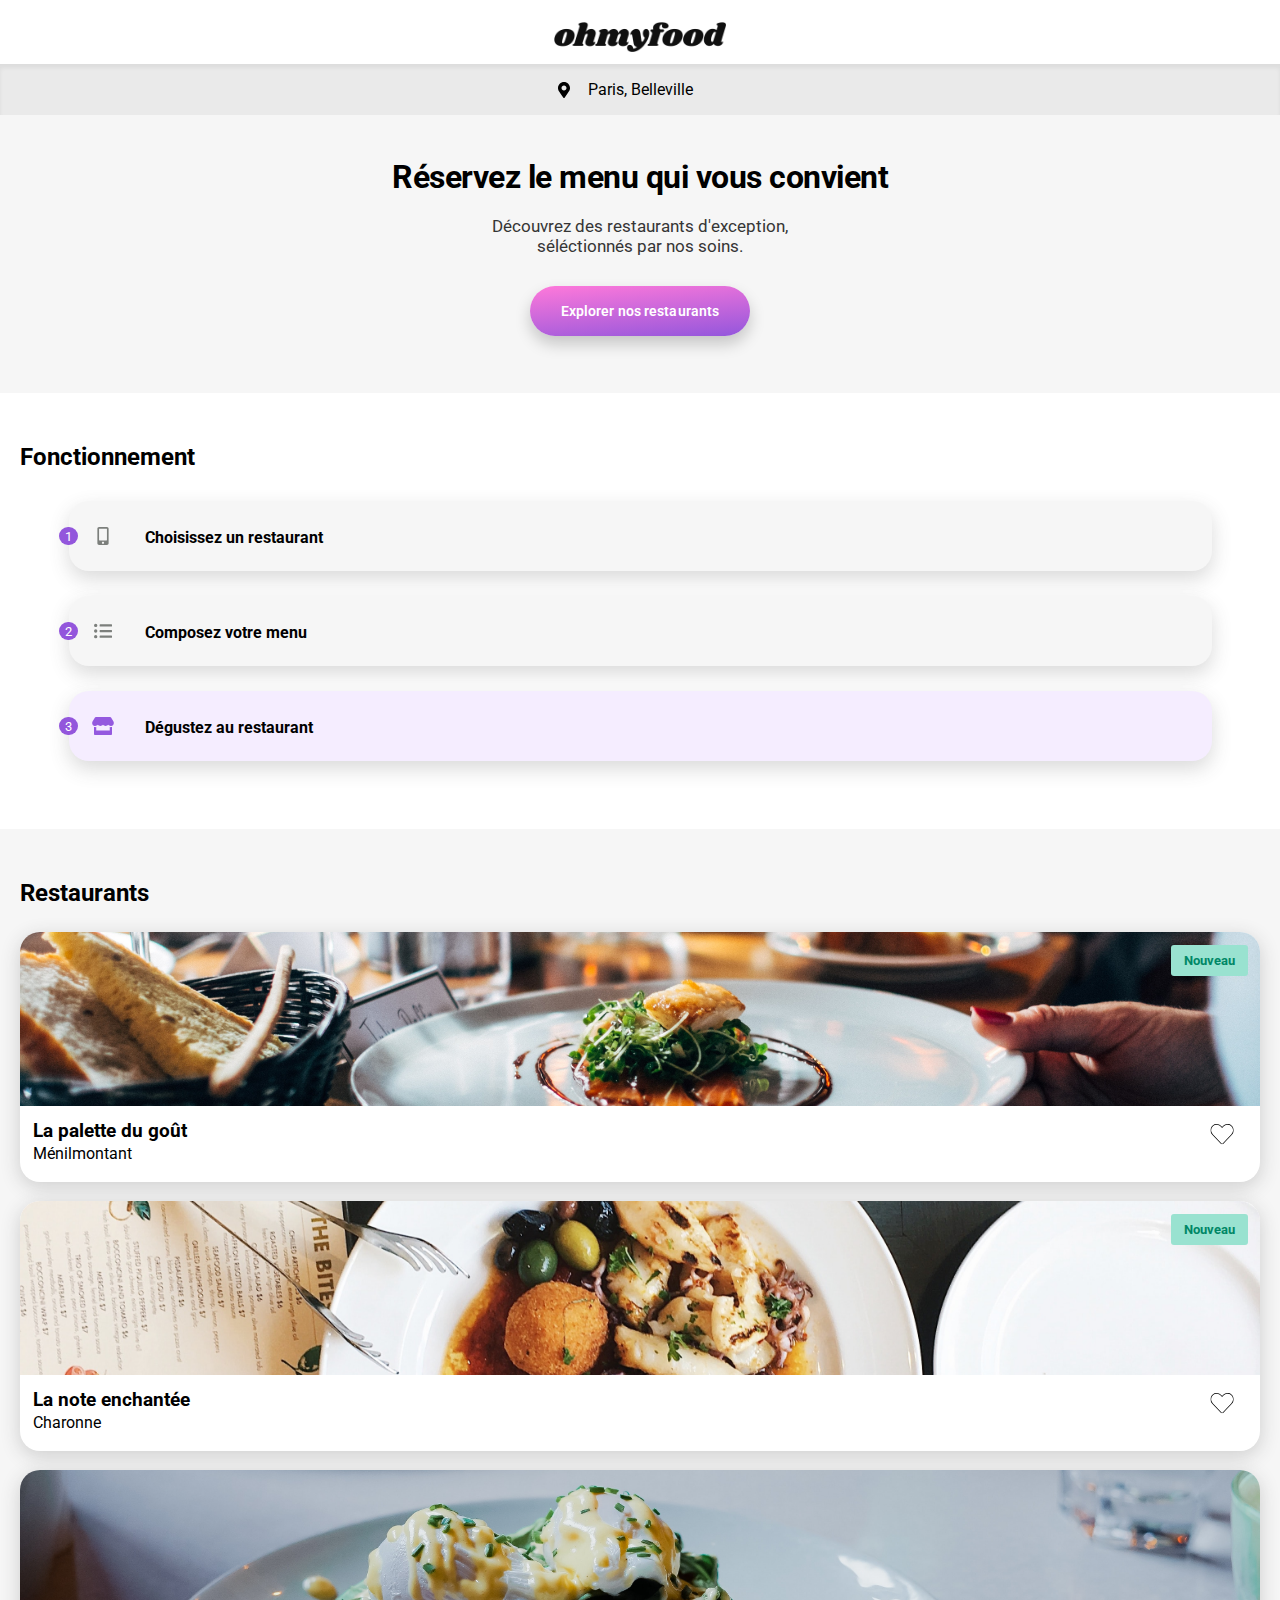
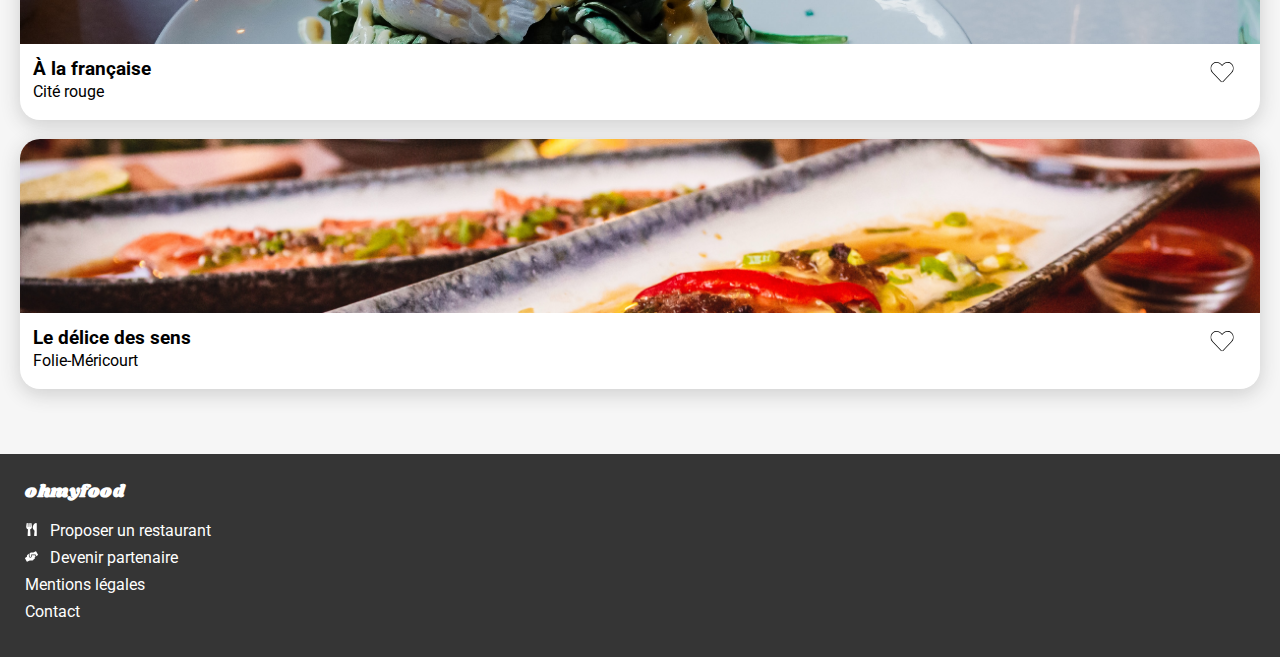
<file: index.html>
<!DOCTYPE html>
<html lang="fr">
  <head>
    <meta charset="UTF-8" />
    <meta http-equiv="X-UA-Compatible" content="IE=edge" />
    <meta name="viewport" content="width=device-width, initial-scale=1.0" />
    <link rel="stylesheet" href="/main.css" />
    <title>OHMYFOOD!</title>
  </head>

  <body>
    <!--LOADING-SPINNER-->

    <div class="loading-SpinnerBox">
      <!--SVG-FORK-->
      <div class="loading-SpinnerBox__fork">
        <svg
          version="1.1"
          id="Capa_1"
          xmlns="http://www.w3.org/2000/svg"
          xmlns:xlink="http://www.w3.org/1999/xlink"
          x="0px"
          y="0px"
          viewBox="0 0 511 511"
          style="enable-background: new 0 0 511 511"
          xml:space="preserve"
        >
          <path
            d="M303.5,0c-4.142,0-7.5,3.358-7.5,7.5v104c0,4.687-3.813,8.5-8.5,8.5s-8.5-3.813-8.5-8.5V7.5c0-4.142-3.358-7.5-7.5-7.5
          S264,3.358,264,7.5v104c0,4.687-3.813,8.5-8.5,8.5s-8.5-3.813-8.5-8.5V7.5c0-4.142-3.358-7.5-7.5-7.5S232,3.358,232,7.5v104
          c0,4.687-3.813,8.5-8.5,8.5s-8.5-3.813-8.5-8.5V7.5c0-4.142-3.358-7.5-7.5-7.5S200,3.358,200,7.5v138.985
          C200,162.208,212.792,175,228.548,175c2.336,0,4.514,0.928,6.132,2.613c1.618,1.685,2.457,3.899,2.361,6.233l-12.056,295.368
          c-0.342,8.387,2.67,16.34,8.483,22.396c5.813,6.055,13.638,9.39,22.032,9.39c8.394,0,16.218-3.335,22.031-9.39
          s8.825-14.008,8.483-22.395l-12.056-295.368c-0.095-2.334,0.744-4.548,2.361-6.233c1.618-1.685,3.795-2.613,6.165-2.613
          C298.208,175,311,162.208,311,146.485V7.5C311,3.358,307.642,0,303.5,0z M266.711,491.222c-2.958,3.082-6.939,4.778-11.211,4.778
          c-4.271,0-8.252-1.697-11.21-4.778c-2.958-3.081-4.491-7.128-4.316-11.396L247.843,287h15.314l7.87,192.827
          C271.202,484.094,269.668,488.141,266.711,491.222z M282.452,160c-6.459,0-12.479,2.566-16.953,7.225
          c-4.473,4.659-6.791,10.779-6.528,17.233L262.545,272h-14.089l3.573-87.542c0.263-6.454-2.055-12.574-6.528-17.233
          c-4.473-4.659-10.494-7.225-16.986-7.225c-7.452,0-13.515-6.063-13.515-13.515v-13.083c2.638,1.027,5.503,1.597,8.5,1.597
          c6.177,0,11.801-2.399,16-6.31c4.199,3.911,9.823,6.31,16,6.31s11.801-2.399,16-6.31c4.199,3.911,9.823,6.31,16,6.31
          c2.997,0,5.862-0.57,8.5-1.597v13.083C296,153.938,289.938,160,282.452,160z"
          />
        </svg>
      </div>
      <!--CENTRAL-CIRCLE-->
      <div class="loading-SpinnerBox__circle">
        <div class="loading-SpinnerBox__circle__border">
          <div class="loading-SpinnerBox__circle__core"></div>
        </div>
      </div>
      <!--SVG-KNIFE-->
      <div class="loading-SpinnerBox__knife">
        <svg
          version="1.1"
          id="Capa_2"
          xmlns="http://www.w3.org/2000/svg"
          xmlns:xlink="http://www.w3.org/1999/xlink"
          x="0px"
          y="0px"
          viewBox="0 0 511 511"
          style="enable-background: new 0 0 511 511"
          xml:space="preserve"
        >
          <path
            d="M267.701,298.364l13.612-13.612c6.63-6.63,9.946-15.789,9.097-25.126l-21.6-237.599C267.669,9.47,257.3,0,244.69,0h-0.011
          c-13.355,0-24.22,10.865-24.22,24.22v456.24c0,16.84,13.7,30.54,30.62,30.54c8.479,0,16.646-3.568,22.408-9.79
          c5.761-6.222,8.693-14.639,8.042-23.093L267.701,298.364z M244.679,15h0.011c4.8,0,8.748,3.605,9.182,8.385l21.6,237.599
          c0.445,4.891-1.292,9.688-4.765,13.161l-16.051,16.051c-1.548,1.548-2.343,3.695-2.175,5.878L253.706,312h-17.747
          c-0.169,0-0.334,0.014-0.5,0.025V24.22C235.459,19.136,239.595,15,244.679,15z M262.48,491.019
          c-2.975,3.212-7.024,4.981-11.481,4.981c-8.569,0-15.54-6.971-15.54-15.54V326.975c0.166,0.011,0.331,0.025,0.5,0.025h18.901
          l11.713,152.268C266.909,483.633,265.455,487.806,262.48,491.019z"
          />
        </svg>
      </div>
    </div>

    <!--HEADER-->

    <header class="headerBox">
      <!--LOGO-->

      <img
        class="headerBox__logo"
        src="/sources/img/logo.png"
        alt="ohmyfood! logo"
      />
    </header>

    <!--LOCALISATION-->

    <div class="localisation">
      <img src="/sources/icon/map.svg" alt="localisation icon" />
      <p>Paris, Belleville</p>
    </div>

    <!--PRESENTATION-->

    <section class="presentation">
      <h1 class="presentation__title">Réservez le menu qui vous convient</h1>
      <p class="presentation__quote">
        Découvrez des restaurants d'exception,<br />séléctionnés par nos soins.
      </p>

      <!--BOUTON-->

      <button class="homePage-button">Explorer nos restaurants</button>
    </section>

    <!--FONCTIONNEMENT-->

    <section class="fonctionnement">
      <!--FONCTIONNEMENT-TITLE-->

      <div class="fonctionnement__title"><h2>Fonctionnement</h2></div>

      <!--FONCTIONNEMENT-BOX-->
      <div class="fonctionnement__box">
        <!--FONCTIONNEMENT-1-->

        <div class="fonctionnement__box__item">
          <span>1</span
          ><img src="/sources/icon/phone.svg" alt="smartphone icon" />
          <p>Choisissez un restaurant</p>
        </div>

        <!--FONCTIONNEMENT-2-->

        <div class="fonctionnement__box__item">
          <span>2</span><img src="/sources/icon/list.svg" alt="icône liste" />
          <p>Composez votre menu</p>
        </div>

        <!--FONCTIONNEMENT-3-->

        <div
          class="fonctionnement__box__item fonctionnement__box__item--colorpurple"
        >
          <span>3</span
          ><img src="/sources/icon/store.svg" alt="icône boutique" />
          <p>Dégustez au restaurant</p>
        </div>
      </div>
    </section>

    <!--RESTAURANTS-CARDS-->

    <section class="restaurantsBox">
      <h2>Restaurants</h2>

      <!--RESTAURANT-LA PALETTE DU GOUT-->

      <a href="1_La_palette_du_goût.html">
        <article class="restaurantsBox__card">
          <!--IMG-->

          <img
            src="/sources/img/resto_1.jpg"
            alt="Restaurant La palette du goût"
          />

          <!--TEXT + LIKE-BUTTON-->

          <div class="restaurantsBox__localisation">
            <div class="restaurantsBox__nouveau"><p>Nouveau</p></div>
            <h3>La palette du goût</h3>
            <p>Ménilmontant</p>

            <!--LIKE-BUTTON-->

            <div class="likeButton likeButton__homepage">
              <svg viewBox="-10 10 550 550" xmlns="http://www.w3.org/2000/svg">
                <defs>
                  <linearGradient
                    id="gradient-1"
                    x1="0%"
                    y1="0%"
                    x2="0%"
                    y2="100%"
                  >
                    <stop offset="0%" stop-color="#9356DC" />
                    <stop offset="100%" stop-color="#FF79DA" />
                  </linearGradient>
                </defs>
                <clippath id="pth1">
                  <path
                    d="M462.3 62.6C407.5 15.9 326 24.3 275.7 76.2L256 96.5l-19.7-20.3C186.1 24.3 104.5 15.9 49.7 62.6c-62.8 53.6-66.1 149.8-9.9 207.9l193.5 199.8c12.5 12.9 32.8 12.9 45.3 0l193.5-199.8c56.3-58.1 53-154.3-9.8-207.9z"
                  ></path>
                </clippath>
                <g clip-path="url(#pth1)" class="group">
                  <path
                    class="group__path group__path--homepage"
                    d="M462.3 62.6C407.5 15.9 326 24.3 275.7 76.2L256 96.5l-19.7-20.3C186.1 24.3 104.5 15.9 49.7 62.6c-62.8 53.6-66.1 149.8-9.9 207.9l193.5 199.8c12.5 12.9 32.8 12.9 45.3 0l193.5-199.8c56.3-58.1 53-154.3-9.8-207.9z"
                  ></path>
                  <rect width="100" height="100" />
                </g>
              </svg>
            </div>
          </div>
        </article>
      </a>

      <!--RESTAURANT-LA NOTE ENCHANTEE-->

      <a href="2_La_note_enchantée.html">
        <article
          class="restaurantsBox__card restaurantsBox__card--imgModification"
        >
          <!--IMG-->

          <img
            src="/sources/img/resto_2.jpg"
            alt="Restaurant La note enchantée"
          />

          <!--TEXT + LIKE-BUTTON-->

          <div class="restaurantsBox__localisation">
            <div class="restaurantsBox__nouveau"><p>Nouveau</p></div>
            <h3>La note enchantée</h3>
            <p>Charonne</p>

            <!--LIKE-BUTTON-->

            <div
              class="likeButton likeButton__homepage likeButton__homepage--2"
            >
              <svg viewBox="-10 10 550 550" xmlns="http://www.w3.org/2000/svg">
                <defs>
                  <linearGradient
                    id="gradient-2"
                    x1="0%"
                    y1="0%"
                    x2="0%"
                    y2="100%"
                  >
                    <stop offset="0%" stop-color="#9356DC" />
                    <stop offset="100%" stop-color="#FF79DA" />
                  </linearGradient>
                </defs>
                <clippath id="pth2">
                  <path
                    d="M462.3 62.6C407.5 15.9 326 24.3 275.7 76.2L256 96.5l-19.7-20.3C186.1 24.3 104.5 15.9 49.7 62.6c-62.8 53.6-66.1 149.8-9.9 207.9l193.5 199.8c12.5 12.9 32.8 12.9 45.3 0l193.5-199.8c56.3-58.1 53-154.3-9.8-207.9z"
                  ></path>
                </clippath>
                <g clip-path="url(#pth2)" class="group">
                  <path
                    class="group__path group__path--homepage"
                    d="M462.3 62.6C407.5 15.9 326 24.3 275.7 76.2L256 96.5l-19.7-20.3C186.1 24.3 104.5 15.9 49.7 62.6c-62.8 53.6-66.1 149.8-9.9 207.9l193.5 199.8c12.5 12.9 32.8 12.9 45.3 0l193.5-199.8c56.3-58.1 53-154.3-9.8-207.9z"
                  ></path>
                  <rect height="100" width="100" />
                </g>
              </svg>
            </div>
          </div>
        </article>
      </a>

      <!--RESTAURANT-A LA FRANCAISE-->

      <a href="3_A_la_française.html">
        <article class="restaurantsBox__card">
          <!--IMG-->

          <img src="/sources/img/resto_3.jpg" alt="Restaurant À la française" />

          <!--TEXT + LIKE-BUTTON-->

          <div class="restaurantsBox__localisation">
            <h3>À la française</h3>
            <p>Cité rouge</p>

            <!--LIKE-BUTTON-->

            <div
              class="likeButton likeButton__homepage likeButton__homepage--3"
            >
              <svg viewBox="-10 10 550 550" xmlns="http://www.w3.org/2000/svg">
                <defs>
                  <linearGradient
                    id="gradient-3"
                    x1="0%"
                    y1="0%"
                    x2="0%"
                    y2="100%"
                  >
                    <stop offset="0%" stop-color="#9356DC" />
                    <stop offset="100%" stop-color="#FF79DA" />
                  </linearGradient>
                </defs>
                <clippath id="pth3">
                  <path
                    d="M462.3 62.6C407.5 15.9 326 24.3 275.7 76.2L256 96.5l-19.7-20.3C186.1 24.3 104.5 15.9 49.7 62.6c-62.8 53.6-66.1 149.8-9.9 207.9l193.5 199.8c12.5 12.9 32.8 12.9 45.3 0l193.5-199.8c56.3-58.1 53-154.3-9.8-207.9z"
                  ></path>
                </clippath>
                <g clip-path="url(#pth3)" class="group">
                  <path
                    class="group__path group__path--homepage"
                    d="M462.3 62.6C407.5 15.9 326 24.3 275.7 76.2L256 96.5l-19.7-20.3C186.1 24.3 104.5 15.9 49.7 62.6c-62.8 53.6-66.1 149.8-9.9 207.9l193.5 199.8c12.5 12.9 32.8 12.9 45.3 0l193.5-199.8c56.3-58.1 53-154.3-9.8-207.9z"
                  ></path>
                  <rect height="100" width="100" />
                </g>
              </svg>
            </div>
          </div>
        </article>
      </a>

      <!--RESTAURANT-LE DELICE DES SENS-->

      <a href="4_Le_délice_des_sens.html">
        <article class="restaurantsBox__card">
          <!--IMG-->

          <img
            src="/sources/img/resto_4.jpg"
            alt="Restaurant Le délice des sens"
          />

          <!--TEXT + LIKE-BUTTON-->

          <div class="restaurantsBox__localisation">
            <h3>Le délice des sens</h3>
            <p>Folie-Méricourt</p>

            <!--LIKE-BUTTON-->

            <div
              class="likeButton likeButton__homepage likeButton__homepage--4"
            >
              <svg viewBox="-10 10 550 550" xmlns="http://www.w3.org/2000/svg">
                <defs>
                  <linearGradient
                    id="gradient-4"
                    x1="0%"
                    y1="0%"
                    x2="0%"
                    y2="100%"
                  >
                    <stop offset="0%" stop-color="#9356DC" />
                    <stop offset="100%" stop-color="#FF79DA" />
                  </linearGradient>
                </defs>
                <clippath id="pth4">
                  <path
                    d="M462.3 62.6C407.5 15.9 326 24.3 275.7 76.2L256 96.5l-19.7-20.3C186.1 24.3 104.5 15.9 49.7 62.6c-62.8 53.6-66.1 149.8-9.9 207.9l193.5 199.8c12.5 12.9 32.8 12.9 45.3 0l193.5-199.8c56.3-58.1 53-154.3-9.8-207.9z"
                  ></path>
                </clippath>
                <g clip-path="url(#pth4)" class="group">
                  <path
                    class="group__path group__path--homepage"
                    d="M462.3 62.6C407.5 15.9 326 24.3 275.7 76.2L256 96.5l-19.7-20.3C186.1 24.3 104.5 15.9 49.7 62.6c-62.8 53.6-66.1 149.8-9.9 207.9l193.5 199.8c12.5 12.9 32.8 12.9 45.3 0l193.5-199.8c56.3-58.1 53-154.3-9.8-207.9z"
                  ></path>
                  <rect height="100" width="100" />
                </g>
              </svg>
            </div>
          </div>
        </article>
      </a>
    </section>

    <!--FOOTER-->

    <footer class="footer">
      <h2>ohmyfood</h2>
      <ul>
        <!--CUTLERY-->

        <li>
          <img src="/sources/icon/ustencil.svg" alt="cutlery icon" />Proposer un
          restaurant
        </li>

        <!--HAND-->

        <li>
          <img src="/sources/icon/hand.svg" alt="hand shake icon" />Devenir
          partenaire
        </li>

        <!--MENTIONS-->

        <li>Mentions légales</li>

        <!--MAIL-->

        <li><a href="mailto:ohmyfood@mail.net">Contact</a></li>
      </ul>
    </footer>
  </body>
</html>
</file>
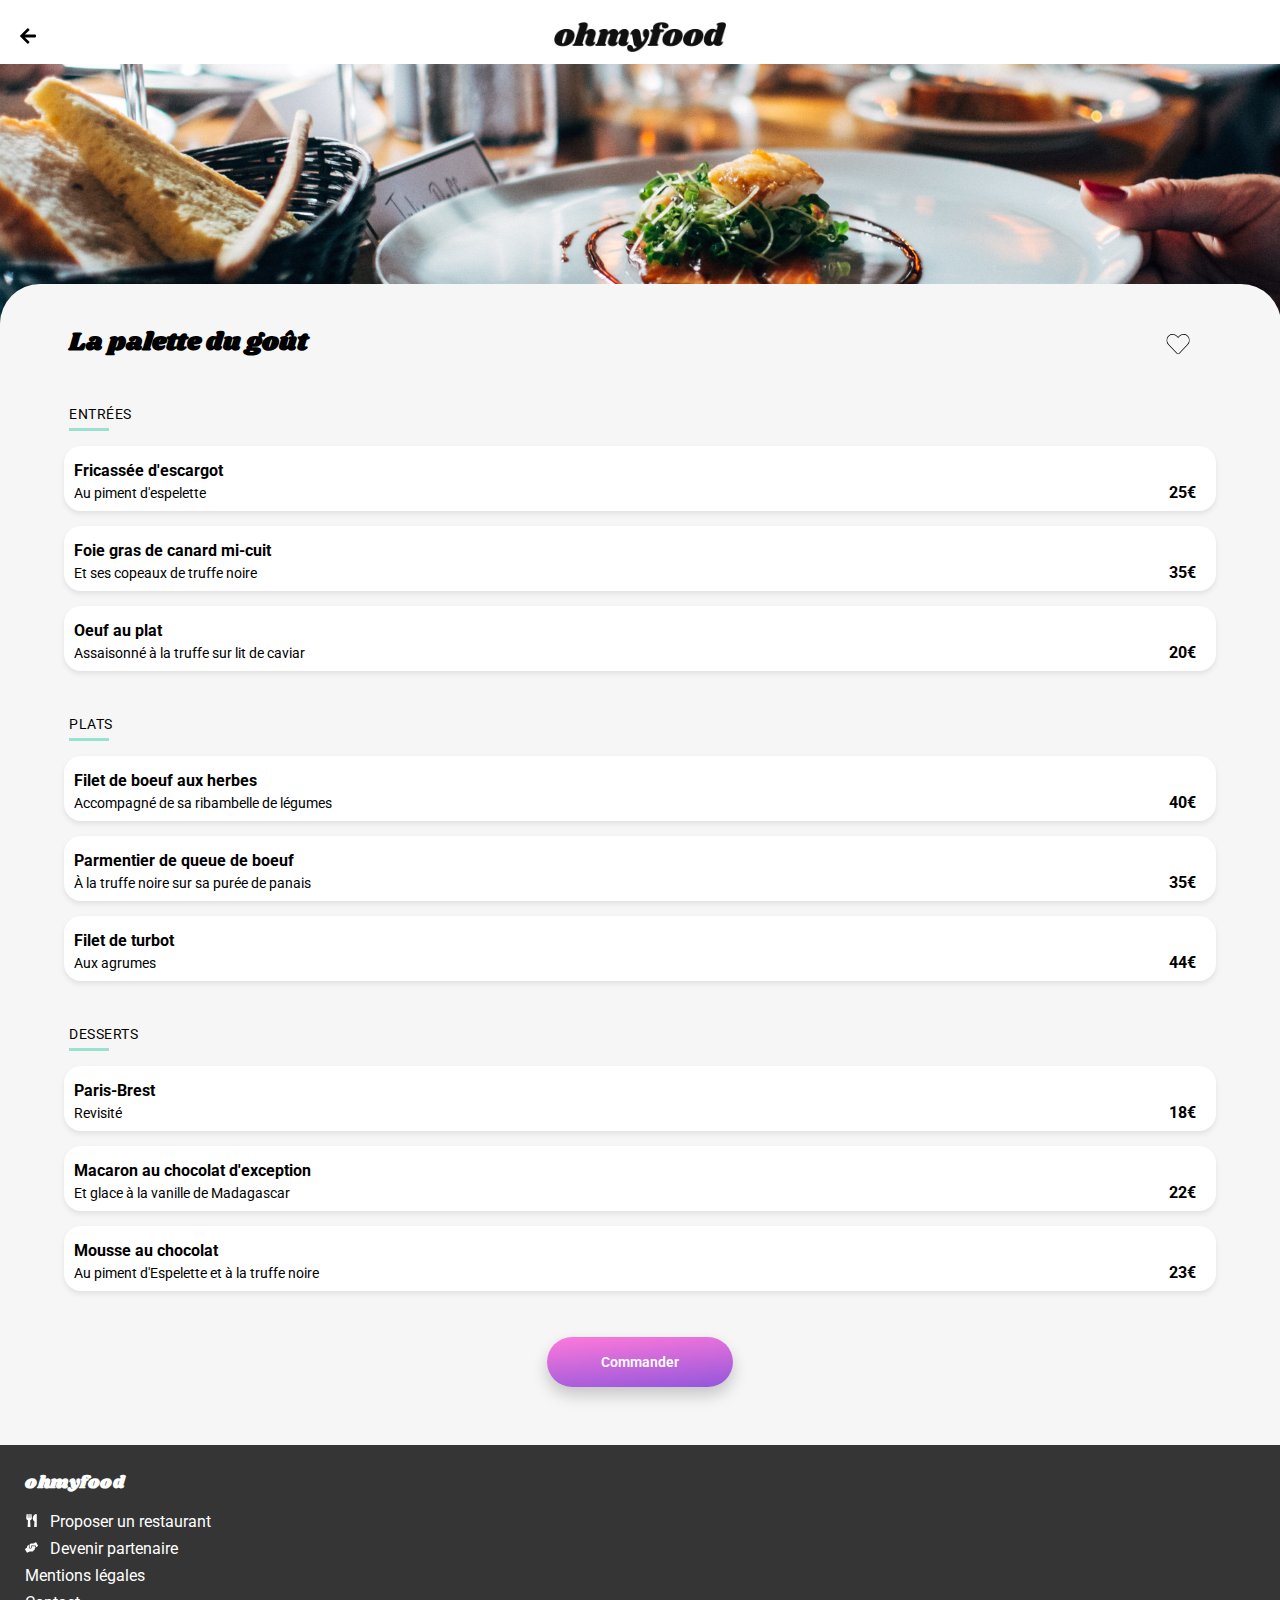
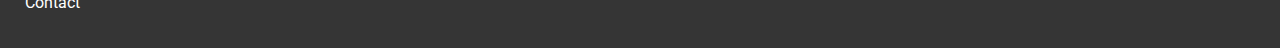
<file: 1_La_palette_du_goût.html>
<!DOCTYPE html>
<html lang="fr">
  <head>
    <meta charset="UTF-8" />
    <meta http-equiv="X-UA-Compatible" content="IE=edge" />
    <meta name="viewport" content="width=device-width, initial-scale=1.0" />
    <link rel="stylesheet" href="/main.css" />
    <title>La palette du goût</title>
  </head>

  <body>
    <!--HEADER-->

    <header class="headerBox">
      <!--ARROW-->
      <div class="headerBox__link">
        <a href="/index.html">
          <img src="/sources/icon/arrow.svg" alt="icône flèche" />
        </a>
      </div>
      <!--LOGO-->

      <img
        class="headerBox__logo"
        src="/sources/img/logo.png"
        alt="logo ohmyfood!"
      />
    </header>

    <!--RESTAURANT-PICTURE-->

    <div class="restaurantPictureBox">
      <div class="restaurantPictureBox__bottomStripe"></div>
    </div>

    <!--MENU-->

    <section class="menuBox">
      <!--TITLE + LIKE-BUTTON-->

      <div class="menuBox__title">
        <div>
          <h1>La palette du goût</h1>
        </div>

        <!--LIKE-BUTTON-->

        <div class="likeButton">
          <svg viewBox="-10 10 550 550" xmlns="http://www.w3.org/2000/svg">
            <defs>
              <linearGradient id="gradient-1" x1="0%" y1="0%" x2="0%" y2="100%">
                <stop offset="0%" stop-color="#9356DC" />
                <stop offset="100%" stop-color="#FF79DA" />
              </linearGradient>
            </defs>
            <clippath id="pth1">
              <path
                d="M462.3 62.6C407.5 15.9 326 24.3 275.7 76.2L256 96.5l-19.7-20.3C186.1 24.3 104.5 15.9 49.7 62.6c-62.8 53.6-66.1 149.8-9.9 207.9l193.5 199.8c12.5 12.9 32.8 12.9 45.3 0l193.5-199.8c56.3-58.1 53-154.3-9.8-207.9z"
              ></path>
            </clippath>
            <g clip-path="url(#pth1)" class="group">
              <path
                class="group__path"
                d="M462.3 62.6C407.5 15.9 326 24.3 275.7 76.2L256 96.5l-19.7-20.3C186.1 24.3 104.5 15.9 49.7 62.6c-62.8 53.6-66.1 149.8-9.9 207.9l193.5 199.8c12.5 12.9 32.8 12.9 45.3 0l193.5-199.8c56.3-58.1 53-154.3-9.8-207.9z"
              ></path>
              <rect height="100" width="100" />
            </g>
          </svg>
        </div>
      </div>

      <!--ENTREE + PLAT + DESSERT-->

      <div class="menuBox__mainGroup">
        <!--ENTREE-->

        <p class="menuBox__category">Entrées</p>
        <div class="menuBox__greenUnderline"></div>

        <!--ENTREE A-->

        <div class="menuBox__item">
          <div class="menuBox__item__text">
            <h2>Fricassée d'escargot</h2>
            <p>Au piment d'espelette</p>
          </div>
          <div class="menuBox__item__price">
            <span>25€</span>
          </div>
          <div class="menuBox__item__hoverBox">
            <div class="menuBox__item__hoverBox__element">
              <svg
                aria-hidden="true"
                focusable="false"
                data-prefix="fas"
                data-icon="check-circle"
                class="svg-inline--fa fa-check-circle fa-w-16"
                role="img"
                xmlns="http://www.w3.org/2000/svg"
                viewBox="0 0 512 512"
              >
                <path
                  d="M504 256c0 136.967-111.033 248-248 248S8 392.967 8 256 119.033 8 256 8s248 111.033 248 248zM227.314 387.314l184-184c6.248-6.248 6.248-16.379 0-22.627l-22.627-22.627c-6.248-6.249-16.379-6.249-22.628 0L216 308.118l-70.059-70.059c-6.248-6.248-16.379-6.248-22.628 0l-22.627 22.627c-6.248 6.248-6.248 16.379 0 22.627l104 104c6.249 6.249 16.379 6.249 22.628.001z"
                ></path>
              </svg>
            </div>
          </div>
        </div>

        <!--ENTREE B-->

        <div class="menuBox__item">
          <div class="menuBox__item__text">
            <h2>Foie gras de canard mi-cuit</h2>
            <p>Et ses copeaux de truffe noire</p>
          </div>
          <div class="menuBox__item__price">
            <span>35€</span>
          </div>
          <div class="menuBox__item__hoverBox">
            <div class="menuBox__item__hoverBox__element">
              <svg
                aria-hidden="true"
                focusable="false"
                data-prefix="fas"
                data-icon="check-circle"
                class="svg-inline--fa fa-check-circle fa-w-16"
                role="img"
                xmlns="http://www.w3.org/2000/svg"
                viewBox="0 0 512 512"
              >
                <path
                  d="M504 256c0 136.967-111.033 248-248 248S8 392.967 8 256 119.033 8 256 8s248 111.033 248 248zM227.314 387.314l184-184c6.248-6.248 6.248-16.379 0-22.627l-22.627-22.627c-6.248-6.249-16.379-6.249-22.628 0L216 308.118l-70.059-70.059c-6.248-6.248-16.379-6.248-22.628 0l-22.627 22.627c-6.248 6.248-6.248 16.379 0 22.627l104 104c6.249 6.249 16.379 6.249 22.628.001z"
                ></path>
              </svg>
            </div>
          </div>
        </div>

        <!--ENTREE C-->

        <div class="menuBox__item">
          <div class="menuBox__item__text">
            <h2>Oeuf au plat</h2>
            <p>Assaisonné à la truffe sur lit de caviar</p>
          </div>
          <div class="menuBox__item__price">
            <span>20€</span>
          </div>
          <div class="menuBox__item__hoverBox">
            <div class="menuBox__item__hoverBox__element">
              <svg
                aria-hidden="true"
                focusable="false"
                data-prefix="fas"
                data-icon="check-circle"
                class="svg-inline--fa fa-check-circle fa-w-16"
                role="img"
                xmlns="http://www.w3.org/2000/svg"
                viewBox="0 0 512 512"
              >
                <path
                  d="M504 256c0 136.967-111.033 248-248 248S8 392.967 8 256 119.033 8 256 8s248 111.033 248 248zM227.314 387.314l184-184c6.248-6.248 6.248-16.379 0-22.627l-22.627-22.627c-6.248-6.249-16.379-6.249-22.628 0L216 308.118l-70.059-70.059c-6.248-6.248-16.379-6.248-22.628 0l-22.627 22.627c-6.248 6.248-6.248 16.379 0 22.627l104 104c6.249 6.249 16.379 6.249 22.628.001z"
                ></path>
              </svg>
            </div>
          </div>
        </div>

        <!--PLATS-->

        <p class="menuBox__category">Plats</p>
        <div class="menuBox__greenUnderline"></div>

        <!--PLAT A-->

        <div class="menuBox__item">
          <div class="menuBox__item__text">
            <h2>Filet de boeuf aux herbes</h2>
            <p>Accompagné de sa ribambelle de légumes</p>
          </div>
          <div class="menuBox__item__price">
            <span>40€</span>
          </div>
          <div class="menuBox__item__hoverBox">
            <div class="menuBox__item__hoverBox__element">
              <svg
                aria-hidden="true"
                focusable="false"
                data-prefix="fas"
                data-icon="check-circle"
                class="svg-inline--fa fa-check-circle fa-w-16"
                role="img"
                xmlns="http://www.w3.org/2000/svg"
                viewBox="0 0 512 512"
              >
                <path
                  d="M504 256c0 136.967-111.033 248-248 248S8 392.967 8 256 119.033 8 256 8s248 111.033 248 248zM227.314 387.314l184-184c6.248-6.248 6.248-16.379 0-22.627l-22.627-22.627c-6.248-6.249-16.379-6.249-22.628 0L216 308.118l-70.059-70.059c-6.248-6.248-16.379-6.248-22.628 0l-22.627 22.627c-6.248 6.248-6.248 16.379 0 22.627l104 104c6.249 6.249 16.379 6.249 22.628.001z"
                ></path>
              </svg>
            </div>
          </div>
        </div>

        <!--PLAT B-->

        <div class="menuBox__item">
          <div class="menuBox__item__text">
            <h2>Parmentier de queue de boeuf</h2>
            <p>À la truffe noire sur sa purée de panais</p>
          </div>
          <div class="menuBox__item__price">
            <span>35€</span>
          </div>
          <div class="menuBox__item__hoverBox">
            <div class="menuBox__item__hoverBox__element">
              <svg
                aria-hidden="true"
                focusable="false"
                data-prefix="fas"
                data-icon="check-circle"
                class="svg-inline--fa fa-check-circle fa-w-16"
                role="img"
                xmlns="http://www.w3.org/2000/svg"
                viewBox="0 0 512 512"
              >
                <path
                  d="M504 256c0 136.967-111.033 248-248 248S8 392.967 8 256 119.033 8 256 8s248 111.033 248 248zM227.314 387.314l184-184c6.248-6.248 6.248-16.379 0-22.627l-22.627-22.627c-6.248-6.249-16.379-6.249-22.628 0L216 308.118l-70.059-70.059c-6.248-6.248-16.379-6.248-22.628 0l-22.627 22.627c-6.248 6.248-6.248 16.379 0 22.627l104 104c6.249 6.249 16.379 6.249 22.628.001z"
                ></path>
              </svg>
            </div>
          </div>
        </div>

        <!--PLAT C-->

        <div class="menuBox__item">
          <div class="menuBox__item__text">
            <h2>Filet de turbot</h2>
            <p>Aux agrumes</p>
          </div>
          <div class="menuBox__item__price">
            <span>44€</span>
          </div>
          <div class="menuBox__item__hoverBox">
            <div class="menuBox__item__hoverBox__element">
              <svg
                aria-hidden="true"
                focusable="false"
                data-prefix="fas"
                data-icon="check-circle"
                class="svg-inline--fa fa-check-circle fa-w-16"
                role="img"
                xmlns="http://www.w3.org/2000/svg"
                viewBox="0 0 512 512"
              >
                <path
                  d="M504 256c0 136.967-111.033 248-248 248S8 392.967 8 256 119.033 8 256 8s248 111.033 248 248zM227.314 387.314l184-184c6.248-6.248 6.248-16.379 0-22.627l-22.627-22.627c-6.248-6.249-16.379-6.249-22.628 0L216 308.118l-70.059-70.059c-6.248-6.248-16.379-6.248-22.628 0l-22.627 22.627c-6.248 6.248-6.248 16.379 0 22.627l104 104c6.249 6.249 16.379 6.249 22.628.001z"
                ></path>
              </svg>
            </div>
          </div>
        </div>

        <!--DESSERTS-->

        <p class="menuBox__category">Desserts</p>
        <div class="menuBox__greenUnderline"></div>

        <!--DESSERTS A-->

        <div class="menuBox__item">
          <div class="menuBox__item__text">
            <h2>Paris-Brest</h2>
            <p>Revisité</p>
          </div>
          <div class="menuBox__item__price">
            <span>18€</span>
          </div>
          <div class="menuBox__item__hoverBox">
            <div class="menuBox__item__hoverBox__element">
              <svg
                aria-hidden="true"
                focusable="false"
                data-prefix="fas"
                data-icon="check-circle"
                class="svg-inline--fa fa-check-circle fa-w-16"
                role="img"
                xmlns="http://www.w3.org/2000/svg"
                viewBox="0 0 512 512"
              >
                <path
                  d="M504 256c0 136.967-111.033 248-248 248S8 392.967 8 256 119.033 8 256 8s248 111.033 248 248zM227.314 387.314l184-184c6.248-6.248 6.248-16.379 0-22.627l-22.627-22.627c-6.248-6.249-16.379-6.249-22.628 0L216 308.118l-70.059-70.059c-6.248-6.248-16.379-6.248-22.628 0l-22.627 22.627c-6.248 6.248-6.248 16.379 0 22.627l104 104c6.249 6.249 16.379 6.249 22.628.001z"
                ></path>
              </svg>
            </div>
          </div>
        </div>

        <!--DESSERTS B-->

        <div class="menuBox__item">
          <div class="menuBox__item__text">
            <h2>Macaron au chocolat d'exception</h2>
            <p>Et glace à la vanille de Madagascar</p>
          </div>
          <div class="menuBox__item__price">
            <span>22€</span>
          </div>
          <div class="menuBox__item__hoverBox">
            <div class="menuBox__item__hoverBox__element">
              <svg
                aria-hidden="true"
                focusable="false"
                data-prefix="fas"
                data-icon="check-circle"
                class="svg-inline--fa fa-check-circle fa-w-16"
                role="img"
                xmlns="http://www.w3.org/2000/svg"
                viewBox="0 0 512 512"
              >
                <path
                  d="M504 256c0 136.967-111.033 248-248 248S8 392.967 8 256 119.033 8 256 8s248 111.033 248 248zM227.314 387.314l184-184c6.248-6.248 6.248-16.379 0-22.627l-22.627-22.627c-6.248-6.249-16.379-6.249-22.628 0L216 308.118l-70.059-70.059c-6.248-6.248-16.379-6.248-22.628 0l-22.627 22.627c-6.248 6.248-6.248 16.379 0 22.627l104 104c6.249 6.249 16.379 6.249 22.628.001z"
                ></path>
              </svg>
            </div>
          </div>
        </div>

        <!--DESSERTS C-->

        <div class="menuBox__item">
          <div class="menuBox__item__text">
            <h2>Mousse au chocolat</h2>
            <p>Au piment d'Espelette et à la truffe noire</p>
          </div>
          <div class="menuBox__item__price">
            <span>23€</span>
          </div>
          <div class="menuBox__item__hoverBox">
            <div class="menuBox__item__hoverBox__element">
              <svg
                aria-hidden="true"
                focusable="false"
                data-prefix="fas"
                data-icon="check-circle"
                class="svg-inline--fa fa-check-circle fa-w-16"
                role="img"
                xmlns="http://www.w3.org/2000/svg"
                viewBox="0 0 512 512"
              >
                <path
                  d="M504 256c0 136.967-111.033 248-248 248S8 392.967 8 256 119.033 8 256 8s248 111.033 248 248zM227.314 387.314l184-184c6.248-6.248 6.248-16.379 0-22.627l-22.627-22.627c-6.248-6.249-16.379-6.249-22.628 0L216 308.118l-70.059-70.059c-6.248-6.248-16.379-6.248-22.628 0l-22.627 22.627c-6.248 6.248-6.248 16.379 0 22.627l104 104c6.249 6.249 16.379 6.249 22.628.001z"
                ></path>
              </svg>
            </div>
          </div>
        </div>
      </div>
      <!--COMMANDER-->

      <button class="restaurantPage-button">Commander</button>
    </section>

    <!--FOOTER-->

    <footer class="footer">
      <h2>ohmyfood</h2>
      <ul>
        <!--CUTLERY-->

        <li>
          <img src="/sources/icon/ustencil.svg" alt="cutlery icon" />Proposer un
          restaurant
        </li>

        <!--HAND-->

        <li>
          <img src="/sources/icon/hand.svg" alt="hand shake icon" />Devenir
          partenaire
        </li>

        <!--MENTIONS-->

        <li>Mentions légales</li>

        <!--MAIL-->

        <li><a href="mailto:ohmyfood@mail.net">Contact</a></li>
      </ul>
    </footer>
  </body>
</html>
</file>
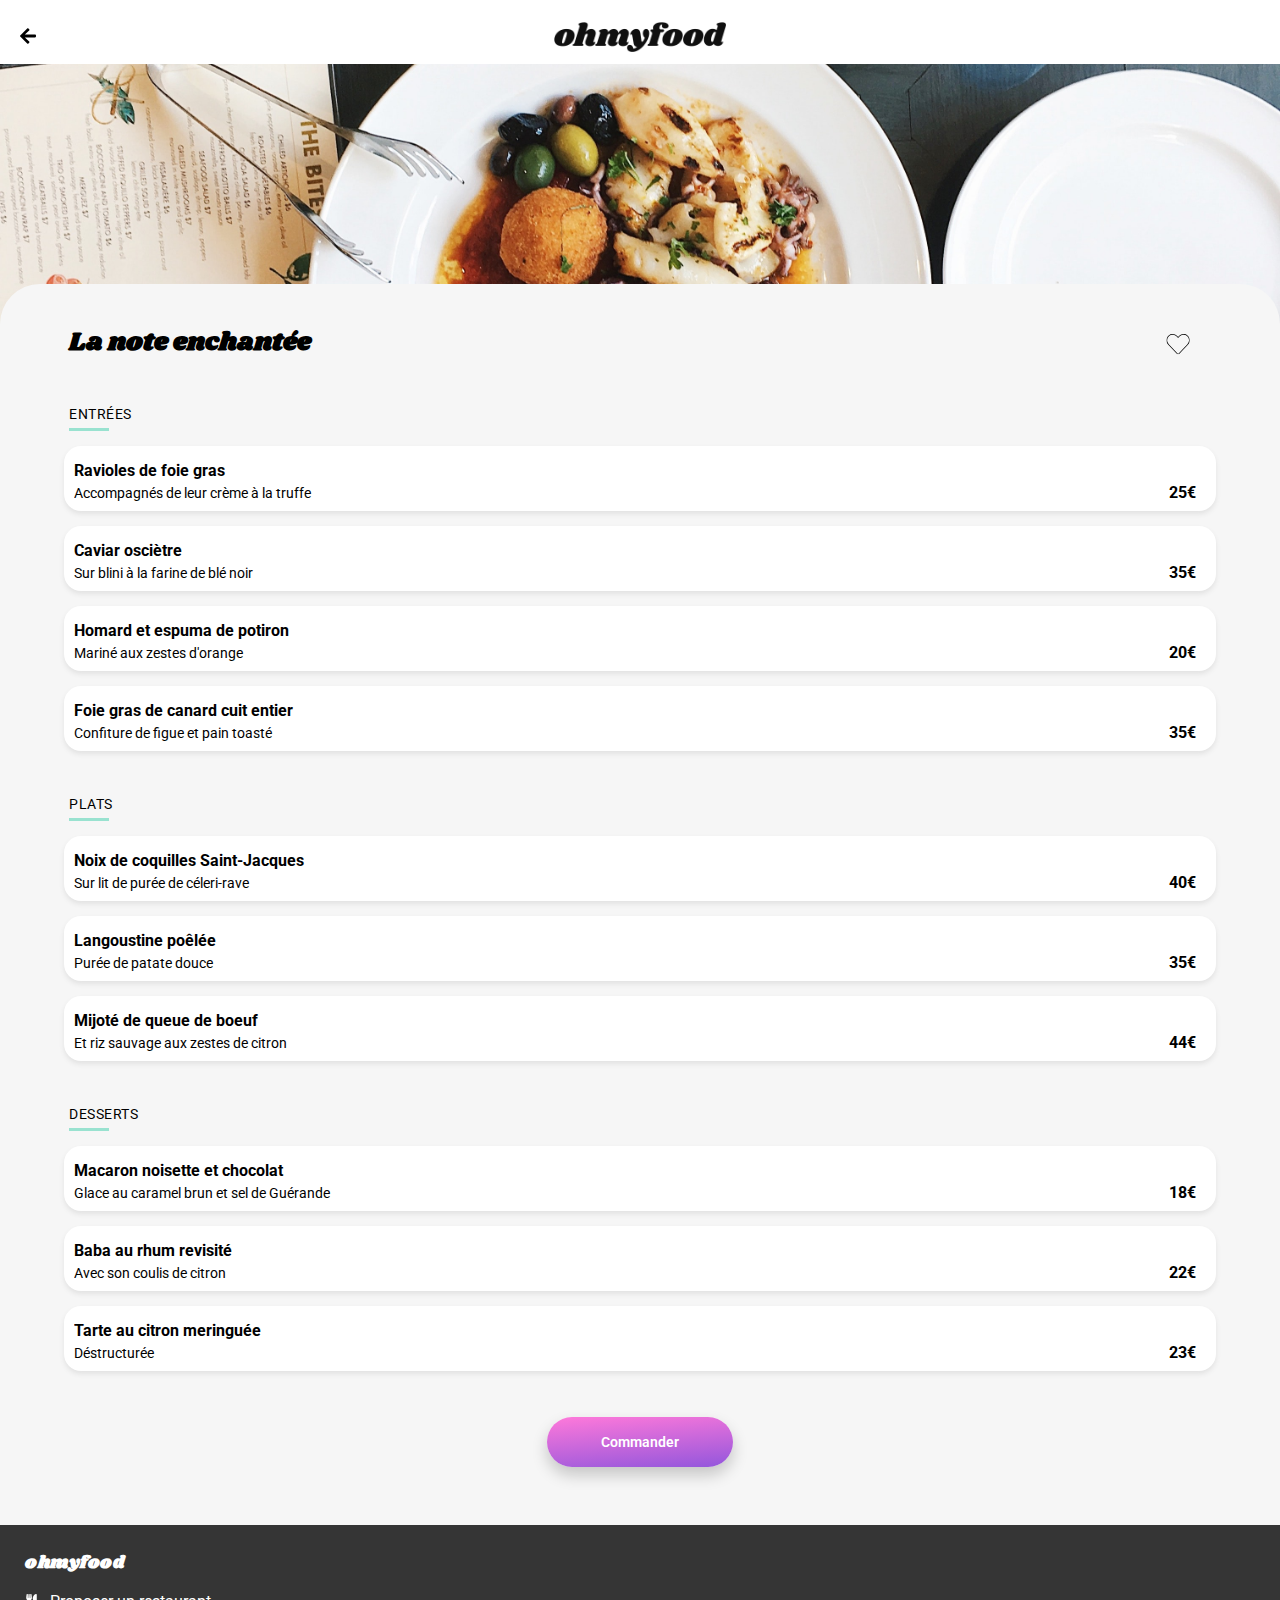
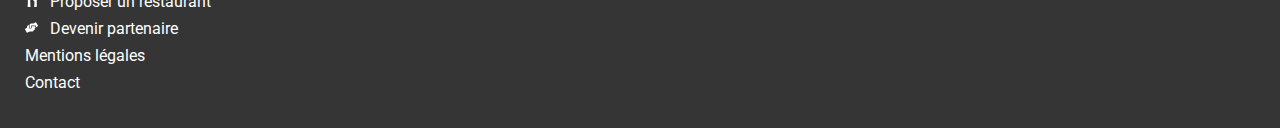
<file: 2_La_note_enchantée.html>
<!DOCTYPE html>
<html lang="fr">
  <head>
    <meta charset="UTF-8" />
    <meta http-equiv="X-UA-Compatible" content="IE=edge" />
    <meta name="viewport" content="width=device-width, initial-scale=1.0" />
    <link rel="stylesheet" href="/main.css" />
    <title>La note enchantée</title>
  </head>

  <body>
    <!--HEADER-->

    <header class="headerBox">
      <!--ARROW-->
      <div class="headerBox__link">
        <a href="/index.html">
          <img src="/sources/icon/arrow.svg" alt="icône flèche" />
        </a>
      </div>
      <!--LOGO-->

      <img
        class="headerBox__logo"
        src="/sources/img/logo.png"
        alt="logo ohmyfood!"
      />
    </header>

    <!--RESTAURANT-PICTURE-->

    <div class="restaurantPictureBox restaurantPictureBox--restaurant2">
      <div
        class="restaurantPictureBox__bottomStripe restaurantPictureBox__bottomStripe--restaurant2"
      ></div>
    </div>

    <!--MENU-->

    <section class="menuBox">
      <!--TITLE + LIKE BUTTON-->

      <div class="menuBox__title">
        <div>
          <h1>La note enchantée</h1>
        </div>

        <!--LIKE-BUTTON-->

        <div class="likeButton">
          <svg viewBox="-10 10 550 550" xmlns="http://www.w3.org/2000/svg">
            <defs>
              <linearGradient id="gradient-1" x1="0%" y1="0%" x2="0%" y2="100%">
                <stop offset="0%" stop-color="#9356DC" />
                <stop offset="100%" stop-color="#FF79DA" />
              </linearGradient>
            </defs>
            <clippath id="pth1">
              <path
                d="M462.3 62.6C407.5 15.9 326 24.3 275.7 76.2L256 96.5l-19.7-20.3C186.1 24.3 104.5 15.9 49.7 62.6c-62.8 53.6-66.1 149.8-9.9 207.9l193.5 199.8c12.5 12.9 32.8 12.9 45.3 0l193.5-199.8c56.3-58.1 53-154.3-9.8-207.9z"
              ></path>
            </clippath>
            <g clip-path="url(#pth1)" class="group">
              <path
                class="group__path"
                d="M462.3 62.6C407.5 15.9 326 24.3 275.7 76.2L256 96.5l-19.7-20.3C186.1 24.3 104.5 15.9 49.7 62.6c-62.8 53.6-66.1 149.8-9.9 207.9l193.5 199.8c12.5 12.9 32.8 12.9 45.3 0l193.5-199.8c56.3-58.1 53-154.3-9.8-207.9z"
              ></path>
              <rect height="100" width="100" />
            </g>
          </svg>
        </div>
      </div>

      <!--ENTREE + PLAT + DESSERT-->

      <div class="menuBox__mainGroup">
        <!--ENTREE-->

        <p class="menuBox__category">Entrées</p>
        <div class="menuBox__greenUnderline"></div>

        <!--ENTREE A-->

        <div class="menuBox__item">
          <div class="menuBox__item__text">
            <h2>Ravioles de foie gras</h2>
            <p>Accompagnés de leur crème à la truffe</p>
          </div>
          <div class="menuBox__item__price">
            <span>25€</span>
          </div>
          <div class="menuBox__item__hoverBox">
            <div class="menuBox__item__hoverBox__element">
              <svg
                aria-hidden="true"
                focusable="false"
                data-prefix="fas"
                data-icon="check-circle"
                class="svg-inline--fa fa-check-circle fa-w-16"
                role="img"
                xmlns="http://www.w3.org/2000/svg"
                viewBox="0 0 512 512"
              >
                <path
                  d="M504 256c0 136.967-111.033 248-248 248S8 392.967 8 256 119.033 8 256 8s248 111.033 248 248zM227.314 387.314l184-184c6.248-6.248 6.248-16.379 0-22.627l-22.627-22.627c-6.248-6.249-16.379-6.249-22.628 0L216 308.118l-70.059-70.059c-6.248-6.248-16.379-6.248-22.628 0l-22.627 22.627c-6.248 6.248-6.248 16.379 0 22.627l104 104c6.249 6.249 16.379 6.249 22.628.001z"
                ></path>
              </svg>
            </div>
          </div>
        </div>

        <!--ENTREE B-->

        <div class="menuBox__item">
          <div class="menuBox__item__text">
            <h2>Caviar osciètre</h2>
            <p>Sur blini à la farine de blé noir</p>
          </div>
          <div class="menuBox__item__price">
            <span>35€</span>
          </div>
          <div class="menuBox__item__hoverBox">
            <div class="menuBox__item__hoverBox__element">
              <svg
                aria-hidden="true"
                focusable="false"
                data-prefix="fas"
                data-icon="check-circle"
                class="svg-inline--fa fa-check-circle fa-w-16"
                role="img"
                xmlns="http://www.w3.org/2000/svg"
                viewBox="0 0 512 512"
              >
                <path
                  d="M504 256c0 136.967-111.033 248-248 248S8 392.967 8 256 119.033 8 256 8s248 111.033 248 248zM227.314 387.314l184-184c6.248-6.248 6.248-16.379 0-22.627l-22.627-22.627c-6.248-6.249-16.379-6.249-22.628 0L216 308.118l-70.059-70.059c-6.248-6.248-16.379-6.248-22.628 0l-22.627 22.627c-6.248 6.248-6.248 16.379 0 22.627l104 104c6.249 6.249 16.379 6.249 22.628.001z"
                ></path>
              </svg>
            </div>
          </div>
        </div>

        <!--ENTREE C-->

        <div class="menuBox__item">
          <div class="menuBox__item__text">
            <h2>Homard et espuma de potiron</h2>
            <p>Mariné aux zestes d'orange</p>
          </div>
          <div class="menuBox__item__price">
            <span>20€</span>
          </div>
          <div class="menuBox__item__hoverBox">
            <div class="menuBox__item__hoverBox__element">
              <svg
                aria-hidden="true"
                focusable="false"
                data-prefix="fas"
                data-icon="check-circle"
                class="svg-inline--fa fa-check-circle fa-w-16"
                role="img"
                xmlns="http://www.w3.org/2000/svg"
                viewBox="0 0 512 512"
              >
                <path
                  d="M504 256c0 136.967-111.033 248-248 248S8 392.967 8 256 119.033 8 256 8s248 111.033 248 248zM227.314 387.314l184-184c6.248-6.248 6.248-16.379 0-22.627l-22.627-22.627c-6.248-6.249-16.379-6.249-22.628 0L216 308.118l-70.059-70.059c-6.248-6.248-16.379-6.248-22.628 0l-22.627 22.627c-6.248 6.248-6.248 16.379 0 22.627l104 104c6.249 6.249 16.379 6.249 22.628.001z"
                ></path>
              </svg>
            </div>
          </div>
        </div>

        <!--ENTREE D-->

        <div class="menuBox__item">
          <div class="menuBox__item__text">
            <h2>Foie gras de canard cuit entier</h2>
            <p>Confiture de figue et pain toasté</p>
          </div>
          <div class="menuBox__item__price">
            <span>35€</span>
          </div>
          <div class="menuBox__item__hoverBox">
            <div class="menuBox__item__hoverBox__element">
              <svg
                aria-hidden="true"
                focusable="false"
                data-prefix="fas"
                data-icon="check-circle"
                class="svg-inline--fa fa-check-circle fa-w-16"
                role="img"
                xmlns="http://www.w3.org/2000/svg"
                viewBox="0 0 512 512"
              >
                <path
                  d="M504 256c0 136.967-111.033 248-248 248S8 392.967 8 256 119.033 8 256 8s248 111.033 248 248zM227.314 387.314l184-184c6.248-6.248 6.248-16.379 0-22.627l-22.627-22.627c-6.248-6.249-16.379-6.249-22.628 0L216 308.118l-70.059-70.059c-6.248-6.248-16.379-6.248-22.628 0l-22.627 22.627c-6.248 6.248-6.248 16.379 0 22.627l104 104c6.249 6.249 16.379 6.249 22.628.001z"
                ></path>
              </svg>
            </div>
          </div>
        </div>

        <!--PLATS-->

        <p class="menuBox__category">Plats</p>
        <div class="menuBox__greenUnderline"></div>

        <!--PLAT A-->

        <div class="menuBox__item">
          <div class="menuBox__item__text">
            <h2>Noix de coquilles Saint-Jacques</h2>
            <p>Sur lit de purée de céleri-rave</p>
          </div>
          <div class="menuBox__item__price">
            <span>40€</span>
          </div>
          <div class="menuBox__item__hoverBox">
            <div class="menuBox__item__hoverBox__element">
              <svg
                aria-hidden="true"
                focusable="false"
                data-prefix="fas"
                data-icon="check-circle"
                class="svg-inline--fa fa-check-circle fa-w-16"
                role="img"
                xmlns="http://www.w3.org/2000/svg"
                viewBox="0 0 512 512"
              >
                <path
                  d="M504 256c0 136.967-111.033 248-248 248S8 392.967 8 256 119.033 8 256 8s248 111.033 248 248zM227.314 387.314l184-184c6.248-6.248 6.248-16.379 0-22.627l-22.627-22.627c-6.248-6.249-16.379-6.249-22.628 0L216 308.118l-70.059-70.059c-6.248-6.248-16.379-6.248-22.628 0l-22.627 22.627c-6.248 6.248-6.248 16.379 0 22.627l104 104c6.249 6.249 16.379 6.249 22.628.001z"
                ></path>
              </svg>
            </div>
          </div>
        </div>

        <!--PLAT B-->

        <div class="menuBox__item">
          <div class="menuBox__item__text">
            <h2>Langoustine poêlée</h2>
            <p>Purée de patate douce</p>
          </div>
          <div class="menuBox__item__price">
            <span>35€</span>
          </div>
          <div class="menuBox__item__hoverBox">
            <div class="menuBox__item__hoverBox__element">
              <svg
                aria-hidden="true"
                focusable="false"
                data-prefix="fas"
                data-icon="check-circle"
                class="svg-inline--fa fa-check-circle fa-w-16"
                role="img"
                xmlns="http://www.w3.org/2000/svg"
                viewBox="0 0 512 512"
              >
                <path
                  d="M504 256c0 136.967-111.033 248-248 248S8 392.967 8 256 119.033 8 256 8s248 111.033 248 248zM227.314 387.314l184-184c6.248-6.248 6.248-16.379 0-22.627l-22.627-22.627c-6.248-6.249-16.379-6.249-22.628 0L216 308.118l-70.059-70.059c-6.248-6.248-16.379-6.248-22.628 0l-22.627 22.627c-6.248 6.248-6.248 16.379 0 22.627l104 104c6.249 6.249 16.379 6.249 22.628.001z"
                ></path>
              </svg>
            </div>
          </div>
        </div>

        <!--PLAT C-->

        <div class="menuBox__item">
          <div class="menuBox__item__text">
            <h2>Mijoté de queue de boeuf</h2>
            <p>Et riz sauvage aux zestes de citron</p>
          </div>
          <div class="menuBox__item__price">
            <span>44€</span>
          </div>
          <div class="menuBox__item__hoverBox">
            <div class="menuBox__item__hoverBox__element">
              <svg
                aria-hidden="true"
                focusable="false"
                data-prefix="fas"
                data-icon="check-circle"
                class="svg-inline--fa fa-check-circle fa-w-16"
                role="img"
                xmlns="http://www.w3.org/2000/svg"
                viewBox="0 0 512 512"
              >
                <path
                  d="M504 256c0 136.967-111.033 248-248 248S8 392.967 8 256 119.033 8 256 8s248 111.033 248 248zM227.314 387.314l184-184c6.248-6.248 6.248-16.379 0-22.627l-22.627-22.627c-6.248-6.249-16.379-6.249-22.628 0L216 308.118l-70.059-70.059c-6.248-6.248-16.379-6.248-22.628 0l-22.627 22.627c-6.248 6.248-6.248 16.379 0 22.627l104 104c6.249 6.249 16.379 6.249 22.628.001z"
                ></path>
              </svg>
            </div>
          </div>
        </div>

        <!--DESSERTS-->

        <p class="menuBox__category">Desserts</p>
        <div class="menuBox__greenUnderline"></div>

        <!--DESSERTS A-->

        <div class="menuBox__item">
          <div class="menuBox__item__text">
            <h2>Macaron noisette et chocolat</h2>
            <p>Glace au caramel brun et sel de Guérande</p>
          </div>
          <div class="menuBox__item__price">
            <span>18€</span>
          </div>
          <div class="menuBox__item__hoverBox">
            <div class="menuBox__item__hoverBox__element">
              <svg
                aria-hidden="true"
                focusable="false"
                data-prefix="fas"
                data-icon="check-circle"
                class="svg-inline--fa fa-check-circle fa-w-16"
                role="img"
                xmlns="http://www.w3.org/2000/svg"
                viewBox="0 0 512 512"
              >
                <path
                  d="M504 256c0 136.967-111.033 248-248 248S8 392.967 8 256 119.033 8 256 8s248 111.033 248 248zM227.314 387.314l184-184c6.248-6.248 6.248-16.379 0-22.627l-22.627-22.627c-6.248-6.249-16.379-6.249-22.628 0L216 308.118l-70.059-70.059c-6.248-6.248-16.379-6.248-22.628 0l-22.627 22.627c-6.248 6.248-6.248 16.379 0 22.627l104 104c6.249 6.249 16.379 6.249 22.628.001z"
                ></path>
              </svg>
            </div>
          </div>
        </div>

        <!--DESSERTS B-->

        <div class="menuBox__item">
          <div class="menuBox__item__text">
            <h2>Baba au rhum revisité</h2>
            <p>Avec son coulis de citron</p>
          </div>
          <div class="menuBox__item__price">
            <span>22€</span>
          </div>
          <div class="menuBox__item__hoverBox">
            <div class="menuBox__item__hoverBox__element">
              <svg
                aria-hidden="true"
                focusable="false"
                data-prefix="fas"
                data-icon="check-circle"
                class="svg-inline--fa fa-check-circle fa-w-16"
                role="img"
                xmlns="http://www.w3.org/2000/svg"
                viewBox="0 0 512 512"
              >
                <path
                  d="M504 256c0 136.967-111.033 248-248 248S8 392.967 8 256 119.033 8 256 8s248 111.033 248 248zM227.314 387.314l184-184c6.248-6.248 6.248-16.379 0-22.627l-22.627-22.627c-6.248-6.249-16.379-6.249-22.628 0L216 308.118l-70.059-70.059c-6.248-6.248-16.379-6.248-22.628 0l-22.627 22.627c-6.248 6.248-6.248 16.379 0 22.627l104 104c6.249 6.249 16.379 6.249 22.628.001z"
                ></path>
              </svg>
            </div>
          </div>
        </div>

        <!--DESSERTS C-->

        <div class="menuBox__item">
          <div class="menuBox__item__text">
            <h2>Tarte au citron meringuée</h2>
            <p>Déstructurée</p>
          </div>
          <div class="menuBox__item__price">
            <span>23€</span>
          </div>
          <div class="menuBox__item__hoverBox">
            <div class="menuBox__item__hoverBox__element">
              <svg
                aria-hidden="true"
                focusable="false"
                data-prefix="fas"
                data-icon="check-circle"
                class="svg-inline--fa fa-check-circle fa-w-16"
                role="img"
                xmlns="http://www.w3.org/2000/svg"
                viewBox="0 0 512 512"
              >
                <path
                  d="M504 256c0 136.967-111.033 248-248 248S8 392.967 8 256 119.033 8 256 8s248 111.033 248 248zM227.314 387.314l184-184c6.248-6.248 6.248-16.379 0-22.627l-22.627-22.627c-6.248-6.249-16.379-6.249-22.628 0L216 308.118l-70.059-70.059c-6.248-6.248-16.379-6.248-22.628 0l-22.627 22.627c-6.248 6.248-6.248 16.379 0 22.627l104 104c6.249 6.249 16.379 6.249 22.628.001z"
                ></path>
              </svg>
            </div>
          </div>
        </div>
      </div>
      <!--COMMANDER-->

      <button class="restaurantPage-button">Commander</button>
    </section>

    <!--FOOTER-->

    <footer class="footer">
      <h2>ohmyfood</h2>
      <ul>
        <!--CUTLERY-->

        <li>
          <img src="/sources/icon/ustencil.svg" alt="cutlery icon" />Proposer un
          restaurant
        </li>

        <!--HAND-->

        <li>
          <img src="/sources/icon/hand.svg" alt="hand shake icon" />Devenir
          partenaire
        </li>

        <!--MENTIONS-->

        <li>Mentions légales</li>

        <!--MAIL-->

        <li><a href="mailto:ohmyfood@mail.net">Contact</a></li>
      </ul>
    </footer>
  </body>
</html>
</file>
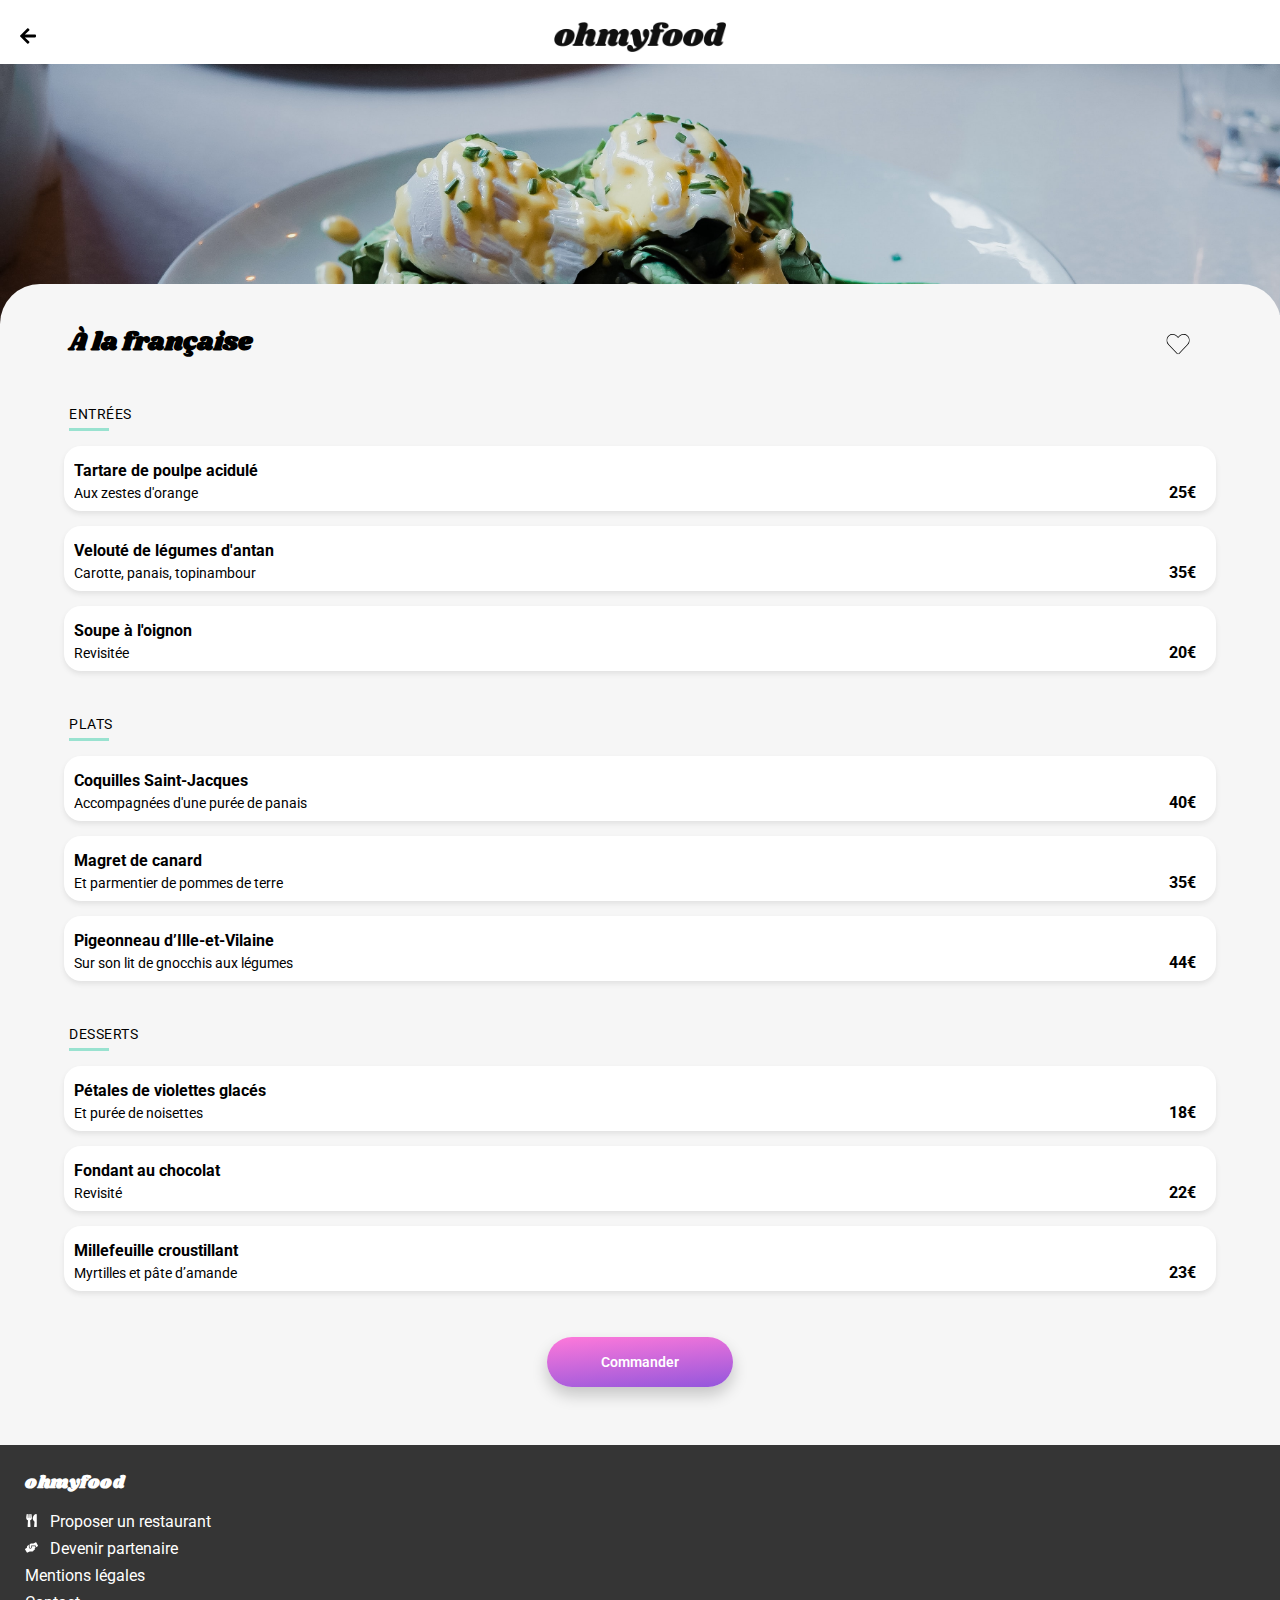
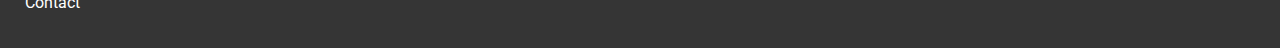
<file: 3_A_la_française.html>
<!DOCTYPE html>
<html lang="fr">
  <head>
    <meta charset="UTF-8" />
    <meta http-equiv="X-UA-Compatible" content="IE=edge" />
    <meta name="viewport" content="width=device-width, initial-scale=1.0" />
    <link rel="stylesheet" href="/main.css" />
    <title>À la française</title>
  </head>

  <body>
    <!--HEADER-->

    <header class="headerBox">
      <!--ARROW-->
      <div class="headerBox__link">
        <a href="/index.html">
          <img src="/sources/icon/arrow.svg" alt="icône flèche" />
        </a>
      </div>
      <!--LOGO-->

      <img
        class="headerBox__logo"
        src="/sources/img/logo.png"
        alt="logo ohmyfood!"
      />
    </header>

    <!--RESTAURANT-PICTURE-->

    <div class="restaurantPictureBox restaurantPictureBox--restaurant3">
      <div
        class="restaurantPictureBox__bottomStripe restaurantPictureBox__bottomStripe--restaurant3"
      ></div>
    </div>

    <!--MENU-->

    <section class="menuBox">
      <!--TITLE + LIKE BUTTON-->

      <div class="menuBox__title">
        <div>
          <h1>À la française</h1>
        </div>

        <!--LIKE-BUTTON-->

        <div class="likeButton">
          <svg viewBox="-10 10 550 550" xmlns="http://www.w3.org/2000/svg">
            <defs>
              <linearGradient id="gradient-1" x1="0%" y1="0%" x2="0%" y2="100%">
                <stop offset="0%" stop-color="#9356DC" />
                <stop offset="100%" stop-color="#FF79DA" />
              </linearGradient>
            </defs>
            <clippath id="pth1">
              <path
                d="M462.3 62.6C407.5 15.9 326 24.3 275.7 76.2L256 96.5l-19.7-20.3C186.1 24.3 104.5 15.9 49.7 62.6c-62.8 53.6-66.1 149.8-9.9 207.9l193.5 199.8c12.5 12.9 32.8 12.9 45.3 0l193.5-199.8c56.3-58.1 53-154.3-9.8-207.9z"
              ></path>
            </clippath>
            <g clip-path="url(#pth1)" class="group">
              <path
                class="group__path"
                d="M462.3 62.6C407.5 15.9 326 24.3 275.7 76.2L256 96.5l-19.7-20.3C186.1 24.3 104.5 15.9 49.7 62.6c-62.8 53.6-66.1 149.8-9.9 207.9l193.5 199.8c12.5 12.9 32.8 12.9 45.3 0l193.5-199.8c56.3-58.1 53-154.3-9.8-207.9z"
              ></path>
              <rect height="100" width="100" />
            </g>
          </svg>
        </div>
      </div>

      <!--ENTREE + PLAT + DESSERT-->

      <div class="menuBox__mainGroup">
        <!--ENTREE-->

        <p class="menuBox__category">Entrées</p>
        <div class="menuBox__greenUnderline"></div>

        <!--ENTREE A-->

        <div class="menuBox__item">
          <div class="menuBox__item__text">
            <h2>Tartare de poulpe acidulé</h2>
            <p>Aux zestes d'orange</p>
          </div>
          <div class="menuBox__item__price">
            <span>25€</span>
          </div>
          <div class="menuBox__item__hoverBox">
            <div class="menuBox__item__hoverBox__element">
              <svg
                aria-hidden="true"
                focusable="false"
                data-prefix="fas"
                data-icon="check-circle"
                class="svg-inline--fa fa-check-circle fa-w-16"
                role="img"
                xmlns="http://www.w3.org/2000/svg"
                viewBox="0 0 512 512"
              >
                <path
                  d="M504 256c0 136.967-111.033 248-248 248S8 392.967 8 256 119.033 8 256 8s248 111.033 248 248zM227.314 387.314l184-184c6.248-6.248 6.248-16.379 0-22.627l-22.627-22.627c-6.248-6.249-16.379-6.249-22.628 0L216 308.118l-70.059-70.059c-6.248-6.248-16.379-6.248-22.628 0l-22.627 22.627c-6.248 6.248-6.248 16.379 0 22.627l104 104c6.249 6.249 16.379 6.249 22.628.001z"
                ></path>
              </svg>
            </div>
          </div>
        </div>

        <!--ENTREE B-->

        <div class="menuBox__item">
          <div class="menuBox__item__text">
            <h2>Velouté de légumes d'antan</h2>
            <p>Carotte, panais, topinambour</p>
          </div>
          <div class="menuBox__item__price">
            <span>35€</span>
          </div>
          <div class="menuBox__item__hoverBox">
            <div class="menuBox__item__hoverBox__element">
              <svg
                aria-hidden="true"
                focusable="false"
                data-prefix="fas"
                data-icon="check-circle"
                class="svg-inline--fa fa-check-circle fa-w-16"
                role="img"
                xmlns="http://www.w3.org/2000/svg"
                viewBox="0 0 512 512"
              >
                <path
                  d="M504 256c0 136.967-111.033 248-248 248S8 392.967 8 256 119.033 8 256 8s248 111.033 248 248zM227.314 387.314l184-184c6.248-6.248 6.248-16.379 0-22.627l-22.627-22.627c-6.248-6.249-16.379-6.249-22.628 0L216 308.118l-70.059-70.059c-6.248-6.248-16.379-6.248-22.628 0l-22.627 22.627c-6.248 6.248-6.248 16.379 0 22.627l104 104c6.249 6.249 16.379 6.249 22.628.001z"
                ></path>
              </svg>
            </div>
          </div>
        </div>

        <!--ENTREE C-->

        <div class="menuBox__item">
          <div class="menuBox__item__text">
            <h2>Soupe à l'oignon</h2>
            <p>Revisitée</p>
          </div>
          <div class="menuBox__item__price">
            <span>20€</span>
          </div>
          <div class="menuBox__item__hoverBox">
            <div class="menuBox__item__hoverBox__element">
              <svg
                aria-hidden="true"
                focusable="false"
                data-prefix="fas"
                data-icon="check-circle"
                class="svg-inline--fa fa-check-circle fa-w-16"
                role="img"
                xmlns="http://www.w3.org/2000/svg"
                viewBox="0 0 512 512"
              >
                <path
                  d="M504 256c0 136.967-111.033 248-248 248S8 392.967 8 256 119.033 8 256 8s248 111.033 248 248zM227.314 387.314l184-184c6.248-6.248 6.248-16.379 0-22.627l-22.627-22.627c-6.248-6.249-16.379-6.249-22.628 0L216 308.118l-70.059-70.059c-6.248-6.248-16.379-6.248-22.628 0l-22.627 22.627c-6.248 6.248-6.248 16.379 0 22.627l104 104c6.249 6.249 16.379 6.249 22.628.001z"
                ></path>
              </svg>
            </div>
          </div>
        </div>

        <!--PLATS-->

        <p class="menuBox__category">Plats</p>
        <div class="menuBox__greenUnderline"></div>

        <!--PLAT A-->

        <div class="menuBox__item">
          <div class="menuBox__item__text">
            <h2>Coquilles Saint-Jacques</h2>
            <p>Accompagnées d'une purée de panais</p>
          </div>
          <div class="menuBox__item__price">
            <span>40€</span>
          </div>
          <div class="menuBox__item__hoverBox">
            <div class="menuBox__item__hoverBox__element">
              <svg
                aria-hidden="true"
                focusable="false"
                data-prefix="fas"
                data-icon="check-circle"
                class="svg-inline--fa fa-check-circle fa-w-16"
                role="img"
                xmlns="http://www.w3.org/2000/svg"
                viewBox="0 0 512 512"
              >
                <path
                  d="M504 256c0 136.967-111.033 248-248 248S8 392.967 8 256 119.033 8 256 8s248 111.033 248 248zM227.314 387.314l184-184c6.248-6.248 6.248-16.379 0-22.627l-22.627-22.627c-6.248-6.249-16.379-6.249-22.628 0L216 308.118l-70.059-70.059c-6.248-6.248-16.379-6.248-22.628 0l-22.627 22.627c-6.248 6.248-6.248 16.379 0 22.627l104 104c6.249 6.249 16.379 6.249 22.628.001z"
                ></path>
              </svg>
            </div>
          </div>
        </div>

        <!--PLAT B-->

        <div class="menuBox__item">
          <div class="menuBox__item__text">
            <h2>Magret de canard</h2>
            <p>Et parmentier de pommes de terre</p>
          </div>
          <div class="menuBox__item__price">
            <span>35€</span>
          </div>
          <div class="menuBox__item__hoverBox">
            <div class="menuBox__item__hoverBox__element">
              <svg
                aria-hidden="true"
                focusable="false"
                data-prefix="fas"
                data-icon="check-circle"
                class="svg-inline--fa fa-check-circle fa-w-16"
                role="img"
                xmlns="http://www.w3.org/2000/svg"
                viewBox="0 0 512 512"
              >
                <path
                  d="M504 256c0 136.967-111.033 248-248 248S8 392.967 8 256 119.033 8 256 8s248 111.033 248 248zM227.314 387.314l184-184c6.248-6.248 6.248-16.379 0-22.627l-22.627-22.627c-6.248-6.249-16.379-6.249-22.628 0L216 308.118l-70.059-70.059c-6.248-6.248-16.379-6.248-22.628 0l-22.627 22.627c-6.248 6.248-6.248 16.379 0 22.627l104 104c6.249 6.249 16.379 6.249 22.628.001z"
                ></path>
              </svg>
            </div>
          </div>
        </div>

        <!--PLAT C-->

        <div class="menuBox__item">
          <div class="menuBox__item__text">
            <h2>Pigeonneau d’Ille-et-Vilaine</h2>
            <p>Sur son lit de gnocchis aux légumes</p>
          </div>
          <div class="menuBox__item__price">
            <span>44€</span>
          </div>
          <div class="menuBox__item__hoverBox">
            <div class="menuBox__item__hoverBox__element">
              <svg
                aria-hidden="true"
                focusable="false"
                data-prefix="fas"
                data-icon="check-circle"
                class="svg-inline--fa fa-check-circle fa-w-16"
                role="img"
                xmlns="http://www.w3.org/2000/svg"
                viewBox="0 0 512 512"
              >
                <path
                  d="M504 256c0 136.967-111.033 248-248 248S8 392.967 8 256 119.033 8 256 8s248 111.033 248 248zM227.314 387.314l184-184c6.248-6.248 6.248-16.379 0-22.627l-22.627-22.627c-6.248-6.249-16.379-6.249-22.628 0L216 308.118l-70.059-70.059c-6.248-6.248-16.379-6.248-22.628 0l-22.627 22.627c-6.248 6.248-6.248 16.379 0 22.627l104 104c6.249 6.249 16.379 6.249 22.628.001z"
                ></path>
              </svg>
            </div>
          </div>
        </div>

        <!--DESSERTS-->

        <p class="menuBox__category">Desserts</p>
        <div class="menuBox__greenUnderline"></div>

        <!--DESSERTS A-->

        <div class="menuBox__item">
          <div class="menuBox__item__text">
            <h2>Pétales de violettes glacés</h2>
            <p>Et purée de noisettes</p>
          </div>
          <div class="menuBox__item__price">
            <span>18€</span>
          </div>
          <div class="menuBox__item__hoverBox">
            <div class="menuBox__item__hoverBox__element">
              <svg
                aria-hidden="true"
                focusable="false"
                data-prefix="fas"
                data-icon="check-circle"
                class="svg-inline--fa fa-check-circle fa-w-16"
                role="img"
                xmlns="http://www.w3.org/2000/svg"
                viewBox="0 0 512 512"
              >
                <path
                  d="M504 256c0 136.967-111.033 248-248 248S8 392.967 8 256 119.033 8 256 8s248 111.033 248 248zM227.314 387.314l184-184c6.248-6.248 6.248-16.379 0-22.627l-22.627-22.627c-6.248-6.249-16.379-6.249-22.628 0L216 308.118l-70.059-70.059c-6.248-6.248-16.379-6.248-22.628 0l-22.627 22.627c-6.248 6.248-6.248 16.379 0 22.627l104 104c6.249 6.249 16.379 6.249 22.628.001z"
                ></path>
              </svg>
            </div>
          </div>
        </div>

        <!--DESSERTS B-->

        <div class="menuBox__item">
          <div class="menuBox__item__text">
            <h2>Fondant au chocolat</h2>
            <p>Revisité</p>
          </div>
          <div class="menuBox__item__price">
            <span>22€</span>
          </div>
          <div class="menuBox__item__hoverBox">
            <div class="menuBox__item__hoverBox__element">
              <svg
                aria-hidden="true"
                focusable="false"
                data-prefix="fas"
                data-icon="check-circle"
                class="svg-inline--fa fa-check-circle fa-w-16"
                role="img"
                xmlns="http://www.w3.org/2000/svg"
                viewBox="0 0 512 512"
              >
                <path
                  d="M504 256c0 136.967-111.033 248-248 248S8 392.967 8 256 119.033 8 256 8s248 111.033 248 248zM227.314 387.314l184-184c6.248-6.248 6.248-16.379 0-22.627l-22.627-22.627c-6.248-6.249-16.379-6.249-22.628 0L216 308.118l-70.059-70.059c-6.248-6.248-16.379-6.248-22.628 0l-22.627 22.627c-6.248 6.248-6.248 16.379 0 22.627l104 104c6.249 6.249 16.379 6.249 22.628.001z"
                ></path>
              </svg>
            </div>
          </div>
        </div>

        <!--DESSERTS C-->

        <div class="menuBox__item">
          <div class="menuBox__item__text">
            <h2>Millefeuille croustillant</h2>
            <p>Myrtilles et pâte d’amande</p>
          </div>
          <div class="menuBox__item__price">
            <span>23€</span>
          </div>
          <div class="menuBox__item__hoverBox">
            <div class="menuBox__item__hoverBox__element">
              <svg
                aria-hidden="true"
                focusable="false"
                data-prefix="fas"
                data-icon="check-circle"
                class="svg-inline--fa fa-check-circle fa-w-16"
                role="img"
                xmlns="http://www.w3.org/2000/svg"
                viewBox="0 0 512 512"
              >
                <path
                  d="M504 256c0 136.967-111.033 248-248 248S8 392.967 8 256 119.033 8 256 8s248 111.033 248 248zM227.314 387.314l184-184c6.248-6.248 6.248-16.379 0-22.627l-22.627-22.627c-6.248-6.249-16.379-6.249-22.628 0L216 308.118l-70.059-70.059c-6.248-6.248-16.379-6.248-22.628 0l-22.627 22.627c-6.248 6.248-6.248 16.379 0 22.627l104 104c6.249 6.249 16.379 6.249 22.628.001z"
                ></path>
              </svg>
            </div>
          </div>
        </div>
      </div>

      <!--COMMANDER-->

      <button class="restaurantPage-button">Commander</button>
    </section>

    <!--FOOTER-->

    <footer class="footer">
      <h2>ohmyfood</h2>
      <ul>
        <!--CUTLERY-->

        <li>
          <img src="/sources/icon/ustencil.svg" alt="cutlery icon" />Proposer un
          restaurant
        </li>

        <!--HAND-->

        <li>
          <img src="/sources/icon/hand.svg" alt="hand shake icon" />Devenir
          partenaire
        </li>

        <!--MENTIONS-->

        <li>Mentions légales</li>

        <!--MAIL-->

        <li><a href="mailto:ohmyfood@mail.net">Contact</a></li>
      </ul>
    </footer>
  </body>
</html>
</file>
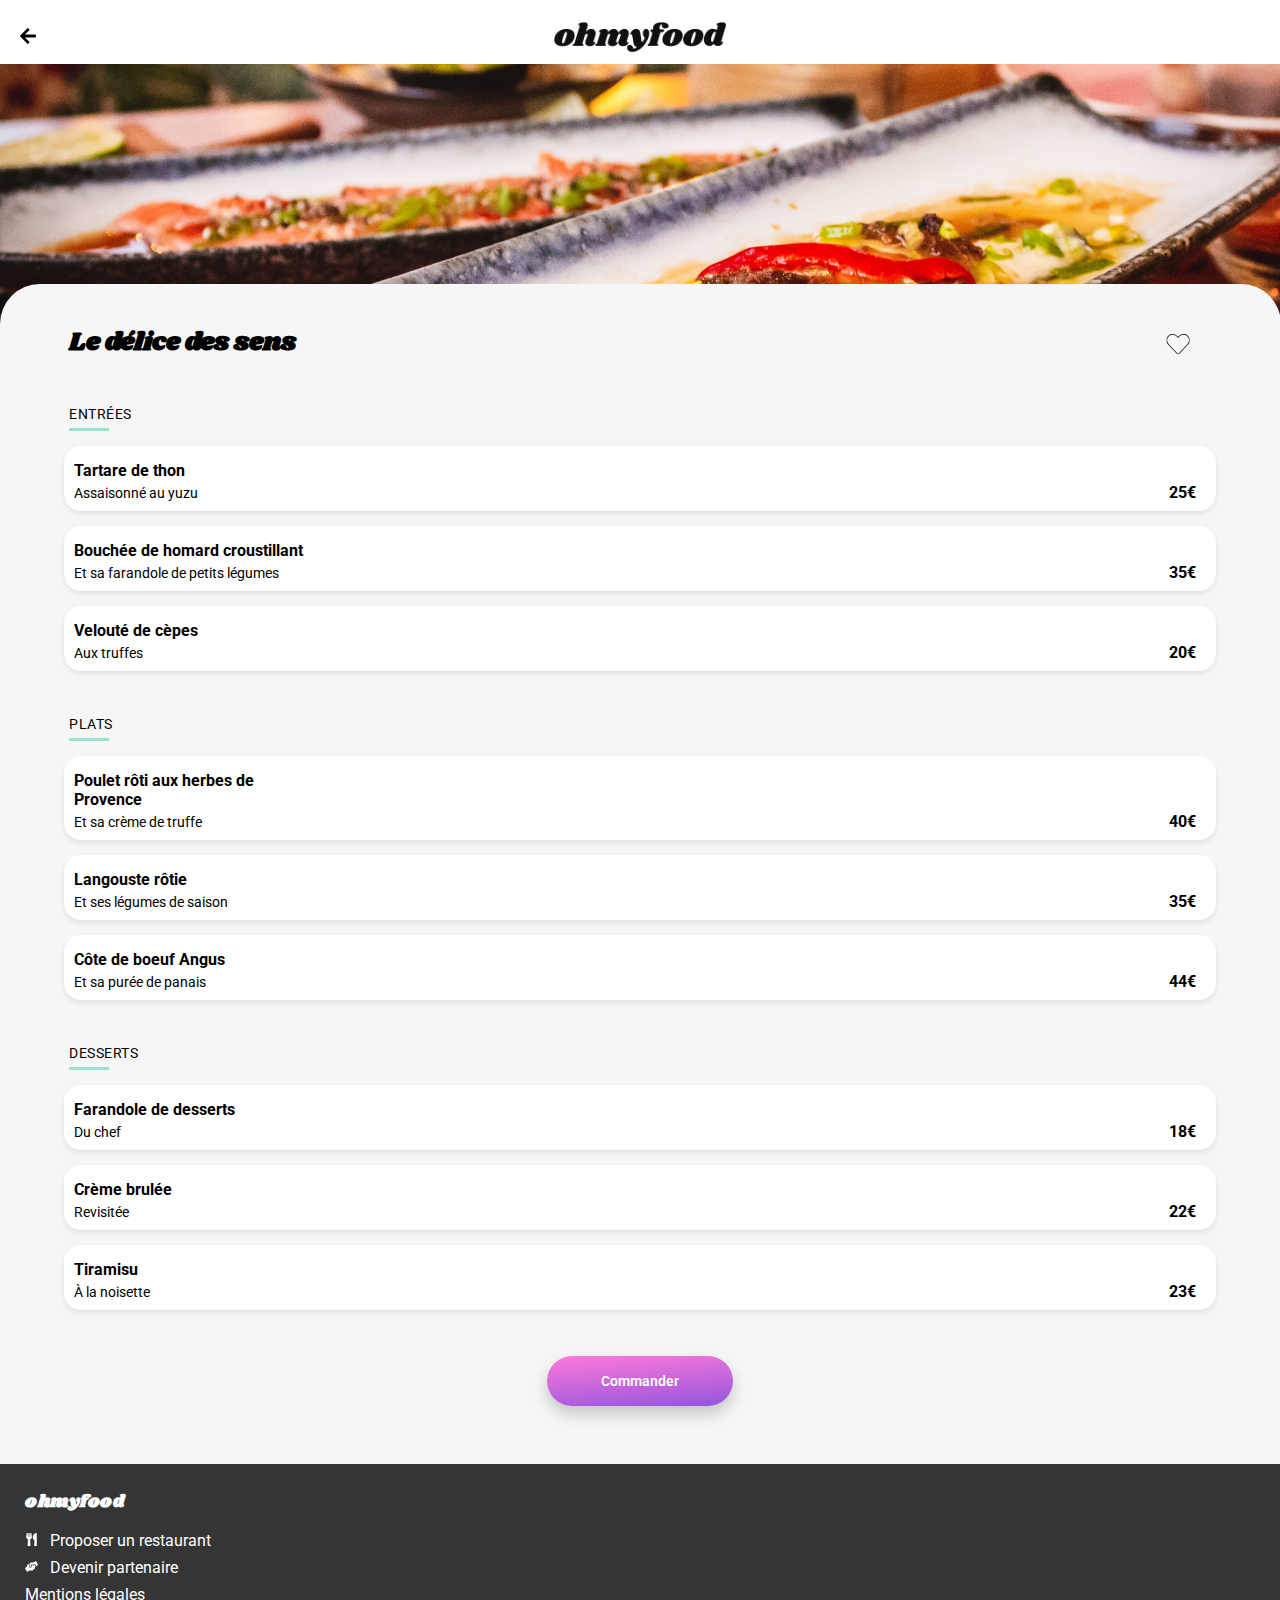
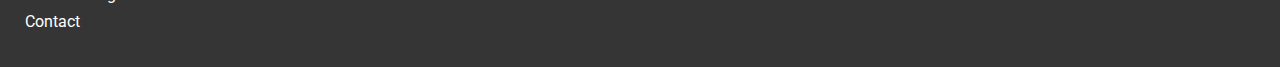
<file: 4_Le_délice_des_sens.html>
<!DOCTYPE html>
<html lang="fr">
  <head>
    <meta charset="UTF-8" />
    <meta http-equiv="X-UA-Compatible" content="IE=edge" />
    <meta name="viewport" content="width=device-width, initial-scale=1.0" />
    <link rel="stylesheet" href="/main.css" />
    <title>Le délice des sens</title>
  </head>

  <body>
    <!--HEADER-->

    <header class="headerBox">
      <!--ARROW-->
      <div class="headerBox__link">
        <a href="/index.html">
          <img src="/sources/icon/arrow.svg" alt="icône flèche" />
        </a>
      </div>
      <!--LOGO-->

      <img
        class="headerBox__logo"
        src="/sources/img/logo.png"
        alt="logo ohmyfood!"
      />
    </header>

    <!--RESTAURANT-PICTURE-->

    <div class="restaurantPictureBox restaurantPictureBox--restaurant4">
      <div
        class="restaurantPictureBox__bottomStripe restaurantPictureBox__bottomStripe--restaurant4"
      ></div>
    </div>

    <!--MENU-->

    <section class="menuBox">
      <!--TITLE + LIKE BUTTON-->

      <div class="menuBox__title">
        <div>
          <h1>Le délice des sens</h1>
        </div>

        <!--LIKE-BUTTON-->

        <div class="likeButton">
          <svg viewBox="-10 10 550 550" xmlns="http://www.w3.org/2000/svg">
            <defs>
              <linearGradient id="gradient-1" x1="0%" y1="0%" x2="0%" y2="100%">
                <stop offset="0%" stop-color="#9356DC" />
                <stop offset="100%" stop-color="#FF79DA" />
              </linearGradient>
            </defs>
            <clippath id="pth1">
              <path
                d="M462.3 62.6C407.5 15.9 326 24.3 275.7 76.2L256 96.5l-19.7-20.3C186.1 24.3 104.5 15.9 49.7 62.6c-62.8 53.6-66.1 149.8-9.9 207.9l193.5 199.8c12.5 12.9 32.8 12.9 45.3 0l193.5-199.8c56.3-58.1 53-154.3-9.8-207.9z"
              ></path>
            </clippath>
            <g clip-path="url(#pth1)" class="group">
              <path
                class="group__path"
                d="M462.3 62.6C407.5 15.9 326 24.3 275.7 76.2L256 96.5l-19.7-20.3C186.1 24.3 104.5 15.9 49.7 62.6c-62.8 53.6-66.1 149.8-9.9 207.9l193.5 199.8c12.5 12.9 32.8 12.9 45.3 0l193.5-199.8c56.3-58.1 53-154.3-9.8-207.9z"
              ></path>
              <rect height="100" width="100" />
            </g>
          </svg>
        </div>
      </div>

      <!--ENTREE + PLAT + DESSERT-->

      <div class="menuBox__mainGroup">
        <!--ENTREE-->

        <p class="menuBox__category">Entrées</p>
        <div class="menuBox__greenUnderline"></div>

        <!--ENTREE A-->

        <div class="menuBox__item">
          <div class="menuBox__item__text">
            <h2>Tartare de thon</h2>
            <p>Assaisonné au yuzu</p>
          </div>
          <div class="menuBox__item__price">
            <span>25€</span>
          </div>
          <div class="menuBox__item__hoverBox">
            <div class="menuBox__item__hoverBox__element">
              <svg
                aria-hidden="true"
                focusable="false"
                data-prefix="fas"
                data-icon="check-circle"
                class="svg-inline--fa fa-check-circle fa-w-16"
                role="img"
                xmlns="http://www.w3.org/2000/svg"
                viewBox="0 0 512 512"
              >
                <path
                  d="M504 256c0 136.967-111.033 248-248 248S8 392.967 8 256 119.033 8 256 8s248 111.033 248 248zM227.314 387.314l184-184c6.248-6.248 6.248-16.379 0-22.627l-22.627-22.627c-6.248-6.249-16.379-6.249-22.628 0L216 308.118l-70.059-70.059c-6.248-6.248-16.379-6.248-22.628 0l-22.627 22.627c-6.248 6.248-6.248 16.379 0 22.627l104 104c6.249 6.249 16.379 6.249 22.628.001z"
                ></path>
              </svg>
            </div>
          </div>
        </div>

        <!--ENTREE B-->

        <div class="menuBox__item">
          <div class="menuBox__item__text">
            <h2>Bouchée de homard croustillant</h2>
            <p>Et sa farandole de petits légumes</p>
          </div>
          <div class="menuBox__item__price">
            <span>35€</span>
          </div>
          <div class="menuBox__item__hoverBox">
            <div class="menuBox__item__hoverBox__element">
              <svg
                aria-hidden="true"
                focusable="false"
                data-prefix="fas"
                data-icon="check-circle"
                class="svg-inline--fa fa-check-circle fa-w-16"
                role="img"
                xmlns="http://www.w3.org/2000/svg"
                viewBox="0 0 512 512"
              >
                <path
                  d="M504 256c0 136.967-111.033 248-248 248S8 392.967 8 256 119.033 8 256 8s248 111.033 248 248zM227.314 387.314l184-184c6.248-6.248 6.248-16.379 0-22.627l-22.627-22.627c-6.248-6.249-16.379-6.249-22.628 0L216 308.118l-70.059-70.059c-6.248-6.248-16.379-6.248-22.628 0l-22.627 22.627c-6.248 6.248-6.248 16.379 0 22.627l104 104c6.249 6.249 16.379 6.249 22.628.001z"
                ></path>
              </svg>
            </div>
          </div>
        </div>

        <!--ENTREE C-->

        <div class="menuBox__item">
          <div class="menuBox__item__text">
            <h2>Velouté de cèpes</h2>
            <p>Aux truffes</p>
          </div>
          <div class="menuBox__item__price">
            <span>20€</span>
          </div>
          <div class="menuBox__item__hoverBox">
            <div class="menuBox__item__hoverBox__element">
              <svg
                aria-hidden="true"
                focusable="false"
                data-prefix="fas"
                data-icon="check-circle"
                class="svg-inline--fa fa-check-circle fa-w-16"
                role="img"
                xmlns="http://www.w3.org/2000/svg"
                viewBox="0 0 512 512"
              >
                <path
                  d="M504 256c0 136.967-111.033 248-248 248S8 392.967 8 256 119.033 8 256 8s248 111.033 248 248zM227.314 387.314l184-184c6.248-6.248 6.248-16.379 0-22.627l-22.627-22.627c-6.248-6.249-16.379-6.249-22.628 0L216 308.118l-70.059-70.059c-6.248-6.248-16.379-6.248-22.628 0l-22.627 22.627c-6.248 6.248-6.248 16.379 0 22.627l104 104c6.249 6.249 16.379 6.249 22.628.001z"
                ></path>
              </svg>
            </div>
          </div>
        </div>

        <!--PLATS-->

        <p class="menuBox__category">Plats</p>
        <div class="menuBox__greenUnderline"></div>

        <!--PLAT A-->

        <div class="menuBox__item">
          <div class="menuBox__item__text">
            <h2>
              Poulet rôti aux herbes de <br />
              Provence
            </h2>
            <p>Et sa crème de truffe</p>
          </div>
          <div class="menuBox__item__price">
            <span>40€</span>
          </div>
          <div class="menuBox__item__hoverBox">
            <div id="wrap" class="menuBox__item__hoverBox__element">
              <svg
                aria-hidden="true"
                focusable="false"
                data-prefix="fas"
                data-icon="check-circle"
                class="svg-inline--fa fa-check-circle fa-w-16"
                role="img"
                xmlns="http://www.w3.org/2000/svg"
                viewBox="0 0 512 512"
              >
                <path
                  d="M504 256c0 136.967-111.033 248-248 248S8 392.967 8 256 119.033 8 256 8s248 111.033 248 248zM227.314 387.314l184-184c6.248-6.248 6.248-16.379 0-22.627l-22.627-22.627c-6.248-6.249-16.379-6.249-22.628 0L216 308.118l-70.059-70.059c-6.248-6.248-16.379-6.248-22.628 0l-22.627 22.627c-6.248 6.248-6.248 16.379 0 22.627l104 104c6.249 6.249 16.379 6.249 22.628.001z"
                ></path>
              </svg>
            </div>
          </div>
        </div>

        <!--PLAT B-->

        <div class="menuBox__item">
          <div class="menuBox__item__text">
            <h2>Langouste rôtie</h2>
            <p>Et ses légumes de saison</p>
          </div>
          <div class="menuBox__item__price">
            <span>35€</span>
          </div>
          <div class="menuBox__item__hoverBox">
            <div class="menuBox__item__hoverBox__element">
              <svg
                aria-hidden="true"
                focusable="false"
                data-prefix="fas"
                data-icon="check-circle"
                class="svg-inline--fa fa-check-circle fa-w-16"
                role="img"
                xmlns="http://www.w3.org/2000/svg"
                viewBox="0 0 512 512"
              >
                <path
                  d="M504 256c0 136.967-111.033 248-248 248S8 392.967 8 256 119.033 8 256 8s248 111.033 248 248zM227.314 387.314l184-184c6.248-6.248 6.248-16.379 0-22.627l-22.627-22.627c-6.248-6.249-16.379-6.249-22.628 0L216 308.118l-70.059-70.059c-6.248-6.248-16.379-6.248-22.628 0l-22.627 22.627c-6.248 6.248-6.248 16.379 0 22.627l104 104c6.249 6.249 16.379 6.249 22.628.001z"
                ></path>
              </svg>
            </div>
          </div>
        </div>

        <!--PLAT C-->

        <div class="menuBox__item">
          <div class="menuBox__item__text">
            <h2>Côte de boeuf Angus</h2>
            <p>Et sa purée de panais</p>
          </div>
          <div class="menuBox__item__price">
            <span>44€</span>
          </div>
          <div class="menuBox__item__hoverBox">
            <div class="menuBox__item__hoverBox__element">
              <svg
                aria-hidden="true"
                focusable="false"
                data-prefix="fas"
                data-icon="check-circle"
                class="svg-inline--fa fa-check-circle fa-w-16"
                role="img"
                xmlns="http://www.w3.org/2000/svg"
                viewBox="0 0 512 512"
              >
                <path
                  d="M504 256c0 136.967-111.033 248-248 248S8 392.967 8 256 119.033 8 256 8s248 111.033 248 248zM227.314 387.314l184-184c6.248-6.248 6.248-16.379 0-22.627l-22.627-22.627c-6.248-6.249-16.379-6.249-22.628 0L216 308.118l-70.059-70.059c-6.248-6.248-16.379-6.248-22.628 0l-22.627 22.627c-6.248 6.248-6.248 16.379 0 22.627l104 104c6.249 6.249 16.379 6.249 22.628.001z"
                ></path>
              </svg>
            </div>
          </div>
        </div>

        <!--DESSERTS-->

        <p class="menuBox__category">Desserts</p>
        <div class="menuBox__greenUnderline"></div>

        <!--DESSERTS A-->

        <div class="menuBox__item">
          <div class="menuBox__item__text">
            <h2>Farandole de desserts</h2>
            <p>Du chef</p>
          </div>
          <div class="menuBox__item__price">
            <span>18€</span>
          </div>
          <div class="menuBox__item__hoverBox">
            <div class="menuBox__item__hoverBox__element">
              <svg
                aria-hidden="true"
                focusable="false"
                data-prefix="fas"
                data-icon="check-circle"
                class="svg-inline--fa fa-check-circle fa-w-16"
                role="img"
                xmlns="http://www.w3.org/2000/svg"
                viewBox="0 0 512 512"
              >
                <path
                  d="M504 256c0 136.967-111.033 248-248 248S8 392.967 8 256 119.033 8 256 8s248 111.033 248 248zM227.314 387.314l184-184c6.248-6.248 6.248-16.379 0-22.627l-22.627-22.627c-6.248-6.249-16.379-6.249-22.628 0L216 308.118l-70.059-70.059c-6.248-6.248-16.379-6.248-22.628 0l-22.627 22.627c-6.248 6.248-6.248 16.379 0 22.627l104 104c6.249 6.249 16.379 6.249 22.628.001z"
                ></path>
              </svg>
            </div>
          </div>
        </div>

        <!--DESSERTS B-->

        <div class="menuBox__item">
          <div class="menuBox__item__text">
            <h2>Crème brulée</h2>
            <p>Revisitée</p>
          </div>
          <div class="menuBox__item__price">
            <span>22€</span>
          </div>
          <div class="menuBox__item__hoverBox">
            <div class="menuBox__item__hoverBox__element">
              <svg
                aria-hidden="true"
                focusable="false"
                data-prefix="fas"
                data-icon="check-circle"
                class="svg-inline--fa fa-check-circle fa-w-16"
                role="img"
                xmlns="http://www.w3.org/2000/svg"
                viewBox="0 0 512 512"
              >
                <path
                  d="M504 256c0 136.967-111.033 248-248 248S8 392.967 8 256 119.033 8 256 8s248 111.033 248 248zM227.314 387.314l184-184c6.248-6.248 6.248-16.379 0-22.627l-22.627-22.627c-6.248-6.249-16.379-6.249-22.628 0L216 308.118l-70.059-70.059c-6.248-6.248-16.379-6.248-22.628 0l-22.627 22.627c-6.248 6.248-6.248 16.379 0 22.627l104 104c6.249 6.249 16.379 6.249 22.628.001z"
                ></path>
              </svg>
            </div>
          </div>
        </div>

        <!--DESSERTS C-->

        <div class="menuBox__item">
          <div class="menuBox__item__text">
            <h2>Tiramisu</h2>
            <p>À la noisette</p>
          </div>
          <div class="menuBox__item__price">
            <span>23€</span>
          </div>
          <div class="menuBox__item__hoverBox">
            <div class="menuBox__item__hoverBox__element">
              <svg
                aria-hidden="true"
                focusable="false"
                data-prefix="fas"
                data-icon="check-circle"
                class="svg-inline--fa fa-check-circle fa-w-16"
                role="img"
                xmlns="http://www.w3.org/2000/svg"
                viewBox="0 0 512 512"
              >
                <path
                  d="M504 256c0 136.967-111.033 248-248 248S8 392.967 8 256 119.033 8 256 8s248 111.033 248 248zM227.314 387.314l184-184c6.248-6.248 6.248-16.379 0-22.627l-22.627-22.627c-6.248-6.249-16.379-6.249-22.628 0L216 308.118l-70.059-70.059c-6.248-6.248-16.379-6.248-22.628 0l-22.627 22.627c-6.248 6.248-6.248 16.379 0 22.627l104 104c6.249 6.249 16.379 6.249 22.628.001z"
                ></path>
              </svg>
            </div>
          </div>
        </div>
      </div>
      <!--COMMANDER-->

      <button class="restaurantPage-button">Commander</button>
    </section>

    <!--FOOTER-->

    <footer class="footer">
      <h2>ohmyfood</h2>
      <ul>
        <!--CUTLERY-->

        <li>
          <img src="/sources/icon/ustencil.svg" alt="cutlery icon" />Proposer un
          restaurant
        </li>

        <!--HAND-->

        <li>
          <img src="/sources/icon/hand.svg" alt="hand shake icon" />Devenir
          partenaire
        </li>

        <!--MENTIONS-->

        <li>Mentions légales</li>

        <!--MAIL-->

        <li><a href="mailto:ohmyfood@mail.net">Contact</a></li>
      </ul>
    </footer>
  </body>
</html>
</file>
<file: main.css>
/*VARIABLES*/
/*LIKE-BUTTON IN HOME-PAGE
    REPETITON OF ID "GRADIENT"*/
@import url("https://fonts.googleapis.com/css2?family=Roboto&family=Shrikhand&display=swap");
a {
  text-decoration: none;
  color: unset;
}

/*EXPLORER-NOS-RESTAURANTS*/
.homePage-button {
  box-shadow: 0 8px 16px 0 rgba(0, 0, 0, 0.2);
  font-family: "roboto";
  font-weight: 600;
  background: linear-gradient(-5deg, #9356dc, #ff79da);
  margin-top: 30px;
  width: 220px;
  height: 50px;
  border-radius: 30px;
  border: none;
  color: white;
  letter-spacing: 0.1px;
  font-size: 0.9em;
}
.homePage-button:hover {
  cursor: pointer;
  filter: opacity(0.9);
  box-shadow: 0 8px 16px 0 rgba(0, 0, 0, 0.3);
}

/*COMMANDER*/
.restaurantPage-button {
  box-shadow: 0 8px 16px 0 rgba(0, 0, 0, 0.2);
  font-family: "roboto";
  font-weight: 600;
  background: linear-gradient(-5deg, #9356dc, #ff79da);
  width: 186px;
  height: 50px;
  border-radius: 30px;
  border: none;
  color: white;
  font-size: 0.9em;
  margin: 31px 0 58px 0;
}
.restaurantPage-button:hover {
  cursor: pointer;
  filter: opacity(0.9);
  box-shadow: 0 8px 16px 0 rgba(0, 0, 0, 0.3);
}

/*LIKE-BUTTON*/
.likeButton {
  width: 20px;
  height: 20px;
  margin-right: 30px;
}
.likeButton svg {
  width: 25px;
  height: 25px;
}
.likeButton__homepage {
  position: relative;
  float: right;
  bottom: 40px;
}
.likeButton:hover {
  cursor: pointer;
}
.likeButton:hover rect {
  fill: url(#gradient-1);
  transform: translateY(-100%);
  animation-name: gradient;
  animation-duration: 1.5s;
  animation-fill-mode: forwards;
  animation-timing-function: cubic-bezier(0.64, 0.35, 1, 0.88);
}
.likeButton--2:hover {
  cursor: pointer;
}
.likeButton--2:hover rect {
  fill: url(#gradient-2);
  transform: translateY(-100%);
  animation-name: test;
  animation-duration: 1.5s;
  animation-fill-mode: forwards;
  animation-timing-function: cubic-bezier(0.64, 0.35, 1, 0.88);
}
.likeButton--3:hover {
  cursor: pointer;
}
.likeButton--3:hover rect {
  fill: url(#gradient-3);
  transform: translateY(-100%);
  animation-name: test;
  animation-duration: 1.5s;
  animation-fill-mode: forwards;
  animation-timing-function: cubic-bezier(0.64, 0.35, 1, 0.88);
}
.likeButton--4:hover {
  cursor: pointer;
}
.likeButton--4:hover rect {
  fill: url(#gradient-4);
  transform: translateY(-100%);
  animation-name: test;
  animation-duration: 1.5s;
  animation-fill-mode: forwards;
  animation-timing-function: cubic-bezier(0.64, 0.35, 1, 0.88);
}

.group__path {
  fill: #f6f6f6;
  stroke: black;
  stroke-width: 30px;
}
.group__path--homepage {
  fill: transparent;
}
.group rect {
  height: 100%;
  width: 100%;
  fill: transparent;
}

@keyframes gradient {
  from {
    transform: translateY(100%);
  }
  to {
    transform: translateY(0);
  }
}
html {
  overflow-x: hidden;
}

body {
  margin: auto;
  font-family: "roboto";
  width: 100%;
  overflow-x: hidden;
  font-size: 100%;
}

/*RESTAURANTS-PAGES*/
/*RESTAURANT-PICTURE*/
.restaurantPictureBox {
  width: 110%;
  height: 260px;
  background-size: cover;
  background-position: top 0 right 15px;
  background-repeat: no-repeat;
  background-image: url(/sources/img/resto_1.jpg);
  /*LA NOTE ENCHANTEE*/
  /*A LA FRANCAISE*/
  /*LE DELICE DES SENS*/
}
.restaurantPictureBox__bottomStripe {
  width: 91%;
  height: 40px;
  background-color: #f6f6f6;
  position: relative;
  top: 220px;
  border-top-left-radius: 40px;
  border-top-right-radius: 40px;
}
.restaurantPictureBox__bottomStripe--restaurant2 {
  width: 100%;
}
.restaurantPictureBox--restaurant2 {
  width: 100%;
  background-position: center;
  background-image: url(/sources/img/resto_2.jpg);
}
.restaurantPictureBox--restaurant3 {
  background-image: url(/sources/img/resto_3.jpg);
}
.restaurantPictureBox--restaurant4 {
  background-position: center;
  background-image: url(/sources/img/resto_4.jpg);
}

/*MENU*/
.menuBox {
  display: flex;
  flex-flow: column wrap;
  align-items: center;
  background-color: #f6f6f6;
  width: 100%;
  /*SVG-CHECK-ANIMATION*/
  /*ITEMS-ANIMATION*/
}
.menuBox__title {
  width: 90%;
  display: flex;
  align-items: center;
  justify-content: space-between;
}
.menuBox__title h1 {
  font-family: "shrikhand";
  margin: 0 0 0 5px;
  font-size: 1.6em;
}
.menuBox__mainGroup {
  width: 90%;
}
.menuBox__category {
  letter-spacing: 0.5px;
  text-transform: uppercase;
  font-size: 0.9em;
  margin: 45px 0 5px 5px;
}
.menuBox__greenUnderline {
  width: 40px;
  height: 3px;
  background-color: #99e2d0;
  margin: 0 0 15px 5px;
}
.menuBox__item {
  overflow: hidden;
  display: flex;
  margin-bottom: 15px;
  background-color: white;
  border-radius: 17px;
  box-shadow: #e2e2e2 0px 3px 5px;
  animation: transformY 1s ease-in-out, normalMarginSpace 1s ease-in-out;
}
.menuBox__item__text {
  width: 100%;
  overflow: hidden;
}
.menuBox__item__text h2 {
  font-size: 1em;
  padding-top: 15px;
  margin: 0 0 5px 10px;
  white-space: nowrap;
  overflow: hidden;
  text-overflow: ellipsis;
}
.menuBox__item__text p {
  margin: 0 0 10px 10px;
  white-space: nowrap;
  overflow: hidden;
  text-overflow: ellipsis;
  font-size: 0.85em;
}
.menuBox__item__price {
  font-weight: bold;
  padding: 0 20px 9px 20px;
  display: flex;
  align-items: flex-end;
}
.menuBox__item__hoverBox {
  flex-shrink: 0;
  width: 0;
  transition: width 0.5s;
  background-color: #99e2d0;
}
.menuBox__item__hoverBox #wrap {
  padding-top: 35px;
}
.menuBox__item__hoverBox__element {
  padding-top: 25px;
  padding-left: 20px;
}
.menuBox__item__hoverBox__element svg {
  fill: white;
  width: 20px;
  height: 20px;
}
.menuBox__item:hover {
  cursor: pointer;
}
.menuBox__item:hover .menuBox__item__hoverBox {
  width: 60px;
  transition: width 0.5s;
  background-color: #99e2d0;
}
.menuBox__item:hover svg {
  animation: checkIconRoll 0.5s;
  transform: rotate(360deg);
}
@keyframes checkIconRoll {
  0% {
    transform: rotate(0);
  }
  100% {
    transform: rotate(360deg);
  }
}
@keyframes transformY {
  from {
    transform: translateY(20px);
    opacity: 0;
  }
  to {
    transform: translateY(0);
    opacity: 1;
  }
}
@keyframes normalMarginSpace {
  from {
    margin-bottom: 20px;
  }
  to {
    margin-bottom: 15px;
  }
}

/*RESPONSIVE-RESTAURANT-PICTURE*/
@media screen and (min-width: 390px) {
  .restaurantPictureBox {
    background-position: 50% 50%;
  }
}
/*HOME-PAGE-HEADER*/
.headerBox {
  display: flex;
  justify-content: center;
  padding: 22px 0 12px 0;
  /*RESTAURANTS-PAGES-HEADER*/
  /*ICON*/
}
.headerBox__logo {
  width: auto;
  height: 30px;
}
.headerBox__link a {
  position: absolute;
  left: 20px;
}
.headerBox__link a img {
  padding-top: 5px;
  height: 18px;
  width: auto;
}

.footer {
  background: #353535;
  color: white;
  padding: 10px 0 20px 0;
}
.footer h2 {
  font-family: "shrikhand";
  font-size: 1.1em;
  padding-left: 25px;
  letter-spacing: 0.5px;
}
.footer ul {
  padding-left: 25px;
}
.footer li {
  list-style-type: none;
  margin-bottom: 8px;
}
.footer li img {
  margin-right: 12px;
  width: 13px;
  height: 13px;
  filter: invert(100%) sepia(0%) saturate(7500%) hue-rotate(160deg) brightness(119%) contrast(119%);
}

/*LOADING-SPINNER*/
.loading-SpinnerBox {
  width: 0%;
  height: 0vh;
  background-color: #f6f6f6;
  position: fixed;
  z-index: 1;
  display: flex;
  align-items: center;
  justify-content: center;
  opacity: 0;
  animation: main_box 3500ms cubic-bezier(1, -1, 1, 50);
  /*SVG-FORK*/
  /*SVG-KNIFE*/
  /*CENTRAL-CIRCLE*/
}
.loading-SpinnerBox__fork {
  margin-left: 60px;
}
.loading-SpinnerBox__fork svg {
  height: 100px;
  fill: rgba(147, 86, 220, 0.5);
}
.loading-SpinnerBox__knife {
  margin-right: 60px;
}
.loading-SpinnerBox__knife svg {
  height: 100px;
  fill: rgba(147, 86, 220, 0.5);
  transform: scaleX(-1);
}
.loading-SpinnerBox__circle {
  height: 300px;
  display: flex;
  justify-content: center;
  align-items: center;
  background-color: transparent;
}
.loading-SpinnerBox__circle__border {
  width: 150px;
  height: 150px;
  padding: 3px;
  display: flex;
  justify-content: center;
  align-items: center;
  border-radius: 50%;
  background-color: #9356dc;
  background: linear-gradient(0deg, rgba(147, 86, 220, 0.1) 33%, rgba(255, 121, 218, 0.5) 100%);
  animation: circle 1s linear 3;
}
.loading-SpinnerBox__circle__core {
  width: 100%;
  height: 100%;
  background-color: #f6f6f6;
  border-radius: 50%;
}

/*BOX-KEYFRAMES*/
@keyframes main_box {
  0% {
    width: 100%;
    height: 100vh;
    opacity: 1;
  }
  20% {
    width: 100%;
    height: 100vh;
    opacity: 1;
  }
  40% {
    width: 100%;
    height: 100vh;
    opacity: 1;
  }
  60% {
    width: 100%;
    height: 100vh;
    opacity: 1;
  }
  80% {
    width: 100%;
    height: 100vh;
    opacity: 0;
  }
  100% {
    opacity: 0;
  }
}
/*CIRCLE-KEYFRAMES*/
@keyframes circle {
  from {
    transform: rotate(0);
  }
  to {
    transform: rotate(359deg);
  }
}
/*ACCUEIL*/
/*_HEADER.SCSS*/
/*LOCALISATION*/
.localisation {
  display: flex;
  justify-content: center;
  align-items: center;
  background-color: #eaeaea;
  padding: 16px 30px 16px 0;
  box-shadow: rgba(0, 0, 0, 0.06) 0px 4px 4px 0px inset;
}
.localisation img {
  height: 16px;
  margin-right: 18px;
}
.localisation p {
  margin: 0;
}

/*PRESENTATION*/
.presentation {
  padding: 43px 0 57px 0;
  background-color: #f6f6f6;
  display: flex;
  flex-flow: wrap column;
  align-items: center;
}
.presentation__title {
  text-align: center;
  width: 67%;
  margin: 0;
  letter-spacing: -0.5px;
}
.presentation__quote {
  margin: 20px 0 0 0;
  font-size: 1.06em;
  text-align: center;
  width: 83%;
  color: #353535;
}

/*FONCTIONNEMENT*/
.fonctionnement {
  display: flex;
  flex-flow: wrap column;
  align-items: center;
  padding: 50px 5px 43px 5px;
}
.fonctionnement .fonctionnement__title {
  display: flex;
  align-self: flex-start;
  margin: 0 0 30px 15px;
}
.fonctionnement .fonctionnement__title h2 {
  margin: 0;
}
.fonctionnement__box {
  width: 90%;
}
.fonctionnement__box__item {
  box-shadow: 0 8px 20px 0 rgba(68, 68, 68, 0.2);
  background-color: #f6f6f6;
  margin-bottom: 25px;
  border-radius: 20px;
  height: 70px;
  display: flex;
  align-items: center;
}
.fonctionnement__box__item p {
  padding-top: 3px;
  font-weight: bold;
  margin-left: 27px;
}
.fonctionnement__box__item img {
  width: 30px;
  height: 18px;
  filter: invert(45%) sepia(91%) saturate(13%) hue-rotate(68deg) brightness(92%) contrast(96%);
}
.fonctionnement__box__item span {
  color: white;
  background-color: #9356dc;
  border-radius: 10.5px;
  padding: 2px 6px 1px 6px;
  position: relative;
  right: 10px;
  font-size: 0.8em;
}
.fonctionnement__box__item--colorpurple {
  background-color: #f5edff;
}
.fonctionnement__box__item--colorpurple img {
  filter: invert(40%) sepia(68%) saturate(867%) hue-rotate(231deg) brightness(91%) contrast(91%);
}

/*RESTAURANTS-CARDS*/
.restaurantsBox {
  padding: 0 20px 46px 20px;
  background-color: #f6f6f6;
  display: flex;
  flex-direction: column;
  /*RESTAURANTS-CARDS*/
}
.restaurantsBox a {
  margin-bottom: 18px;
}
.restaurantsBox__nouveau {
  float: right;
  position: relative;
  bottom: 175px;
  right: 12px;
  padding: 8px 13px;
  border-radius: 3px;
  font-size: 0.8em;
  background-color: #99e2d0;
  color: #008766;
  font-weight: bold;
}
.restaurantsBox h2 {
  margin: 50px 0 25px 0;
}
.restaurantsBox__card {
  background-color: white;
  border-radius: 20px;
  box-shadow: 0 5px 20px 0 rgba(46, 46, 46, 0.2);
}
.restaurantsBox__card img {
  width: 100%;
  height: 174px;
  object-fit: cover;
  object-position: bottom;
  border-top-left-radius: 20px;
  border-top-right-radius: 20px;
}
.restaurantsBox__card--imgModification img {
  object-position: 0 60%;
}
.restaurantsBox__localisation {
  padding: 10px 0 19px 13px;
}
.restaurantsBox__localisation h3 {
  margin: 0 0 2px 0;
}
.restaurantsBox__localisation p {
  margin: 0;
}

@media screen and (min-width: 390px) {
  .restaurantsBox__card img {
    object-position: 50% 50%;
  }
}
/*_FOOTER.SCSS*/

/*# sourceMappingURL=main.css.map */
</file>
